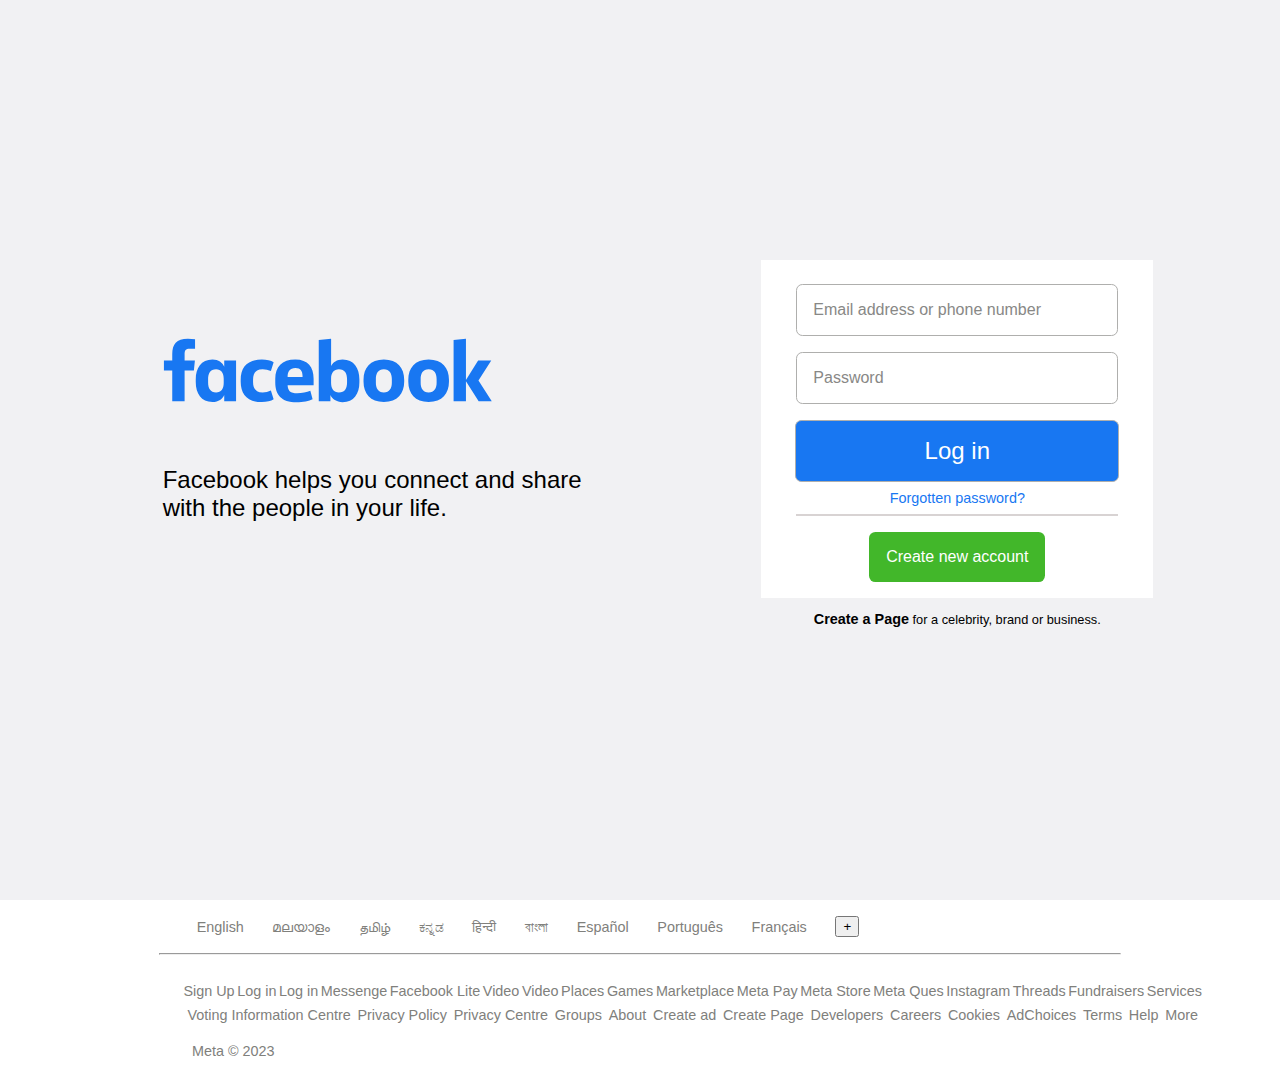
<file: fb/index.html>
<!DOCTYPE html>
<html lang="en">

<head>
    <meta charset="UTF-8" />
    <meta name="viewport" content="width=device-width, initial-scale=1.0" />
    <title>fb login</title>
    <link rel="stylesheet" href="index.css" />
</head>

<body>

    <div class="container">
        <div class="main">
            <div class="logo ">
                <img class="fb-logo" src="assets/fb_logo.svg" alt="Facebook" />

                <p class="subheading">
                    Facebook helps you connect and share with the people in your life.
                </p>
            </div>
            <div class="login-form">
                <div class="inbox">
                    <input class="input-field" type="email" placeholder="Email address or phone number" />
                    <input class="input-field" type="password" placeholder="Password" />
                    <button class="login-button">Log in</button>
                    <a class="forgot-password" href="#">Forgotten password?</a>
                    <hr class="hr"/>
                    <button class="create-button">Create new account</button>
                </div>
                <div class="outerbox">
                    <p>
                        <a class="createPage" href="#">Create a Page</a> for a celebrity,
                        brand or business.
                    </p>
                </div>
            </div>
        </div>
        <div class="footer">
            <div >
                <ul class="footer-lang">
                    <li class="lang-list"><a class="language always" href="#">English </a></li>
                    <li class="lang-list"><a class="language always" href="#">മലയാളം</a></li>
                    <li class="lang-list"><a class="language always" href="#">தமிழ்</a></li>
                    <li class="lang-list"><a class="language always" href="#">ಕನ್ನಡ</a></li>
                    <li class="lang-list"><a class="language always" href="#">हिन्दी</a></li>
                    <li class="lang-list"><a class="language always" href="#">বাংলা</a></li>
                    <li class="lang-list"><a class="language not-always" href="#">Español</a></li>
                    <li class="lang-list"><a class="language not-always" href="#">Português </a></li>
                    <li class="lang-list"><a class="language not-always" href="#">Français </a></li>
                   <button class="plus-button">+</button>
                </ul>
                <hr class="footer-hr"/>
            </div>
            <div>
                <ul class="footer-contents">
                    <li class="footer-list"><a class="language not-always" href="#">Sign Up</a></li>
                    <li class="footer-list"><a class="language not-always" href="#">Log in</a></li>
                    <li class="footer-list"><a class="language not-always" href="#">Log in</a></li>
                    <li class="footer-list"><a class="language not-always" href="#">Messenge</a></li>
                    <li class="footer-list"><a class="language not-always" href="#">Facebook Lite</a></li>
                    <li class="footer-list"><a class="language not-always" href="#">Video</a></li>
                    <li class="footer-list"><a class="language not-always" href="#">Video</a></li>
                    <li class="footer-list"><a class="language not-always" href="#">Places</a></li>
                    <li class="footer-list"><a class="language not-always" href="#">Games</a></li>
                    <li class="footer-list"><a class="language not-always" href="#">Marketplace</a></li>
                    <li class="footer-list"><a class="language not-always" href="#">Meta Pay</a></li>
                    <li class="footer-list"><a class="language not-always" href="#">Meta Store</a></li>
                    <li class="footer-list"><a class="language not-always" href="#">Meta Ques</a></li>
                    <li class="footer-list"><a class="language not-always" href="#">Instagram</a></li>
                    <li class="footer-list"><a class="language not-always" href="#">Threads</a></li>
                    <li class="footer-list"><a class="language not-always" href="#">Fundraisers</a></li>
                    <li class="footer-list"><a class="language not-always" href="#">Services</a></li>
                    <li class="footer-list"><a class="language not-always" href="#">Voting Information Centre</a></li>
                    <li class="footer-list"><a class="language not-always" href="#">Privacy Policy</a></li>
                    <li class="footer-list"><a class="language not-always" href="#">Privacy Centre</a></li>
                    <li class="footer-list"><a class="language not-always " href="#">Groups</a></li>
                    <li class="footer-list"><a class="language always" href="#">About</a></li>
                    <li class="footer-list"><a class="language not-always" href="#">Create ad</a></li>
                    <li class="footer-list"><a class="language not-always" href="#">Create Page</a></li>
                    <li class="footer-list"><a class="language not-always" href="#">Developers</a></li>
                    <li class="footer-list"><a class="language not-always" href="#">Careers</a></li>
                    <li class="footer-list"><a class="language not-always" href="#">Cookies</a></li>
                    <li class="footer-list"><a class="language not-always" href="#">AdChoices</a></li>
                    <li class="footer-list"><a class="language not-always" href="#">Terms</a></li>
                    <li class="footer-list"><a class="language always" href="#">Help</a></li>
                    <li class="footer-list"><a class="language always" href="#">More</a></li>

                    </li>
                </ul>
                <p class="page-end">Meta © 2023</p>
            </div>

        </div>
    </div>
</body>

</html>
</file>
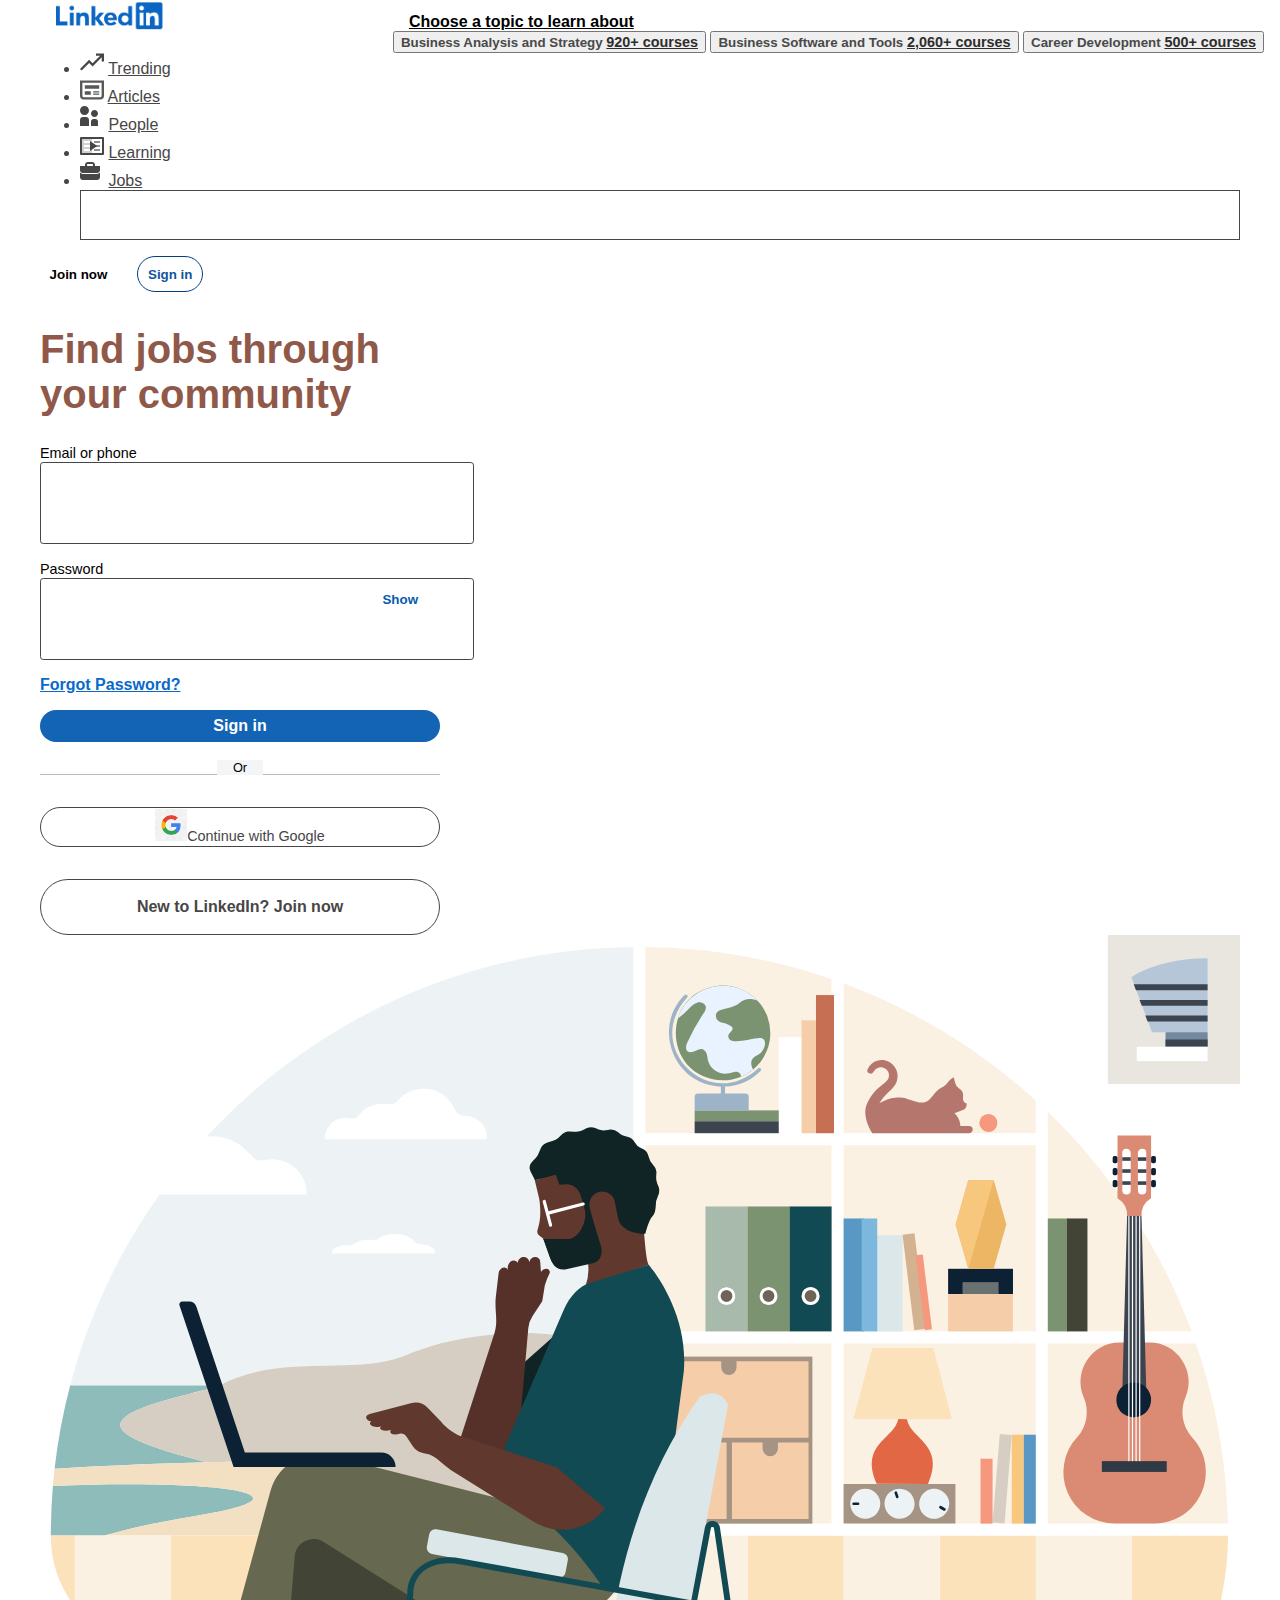
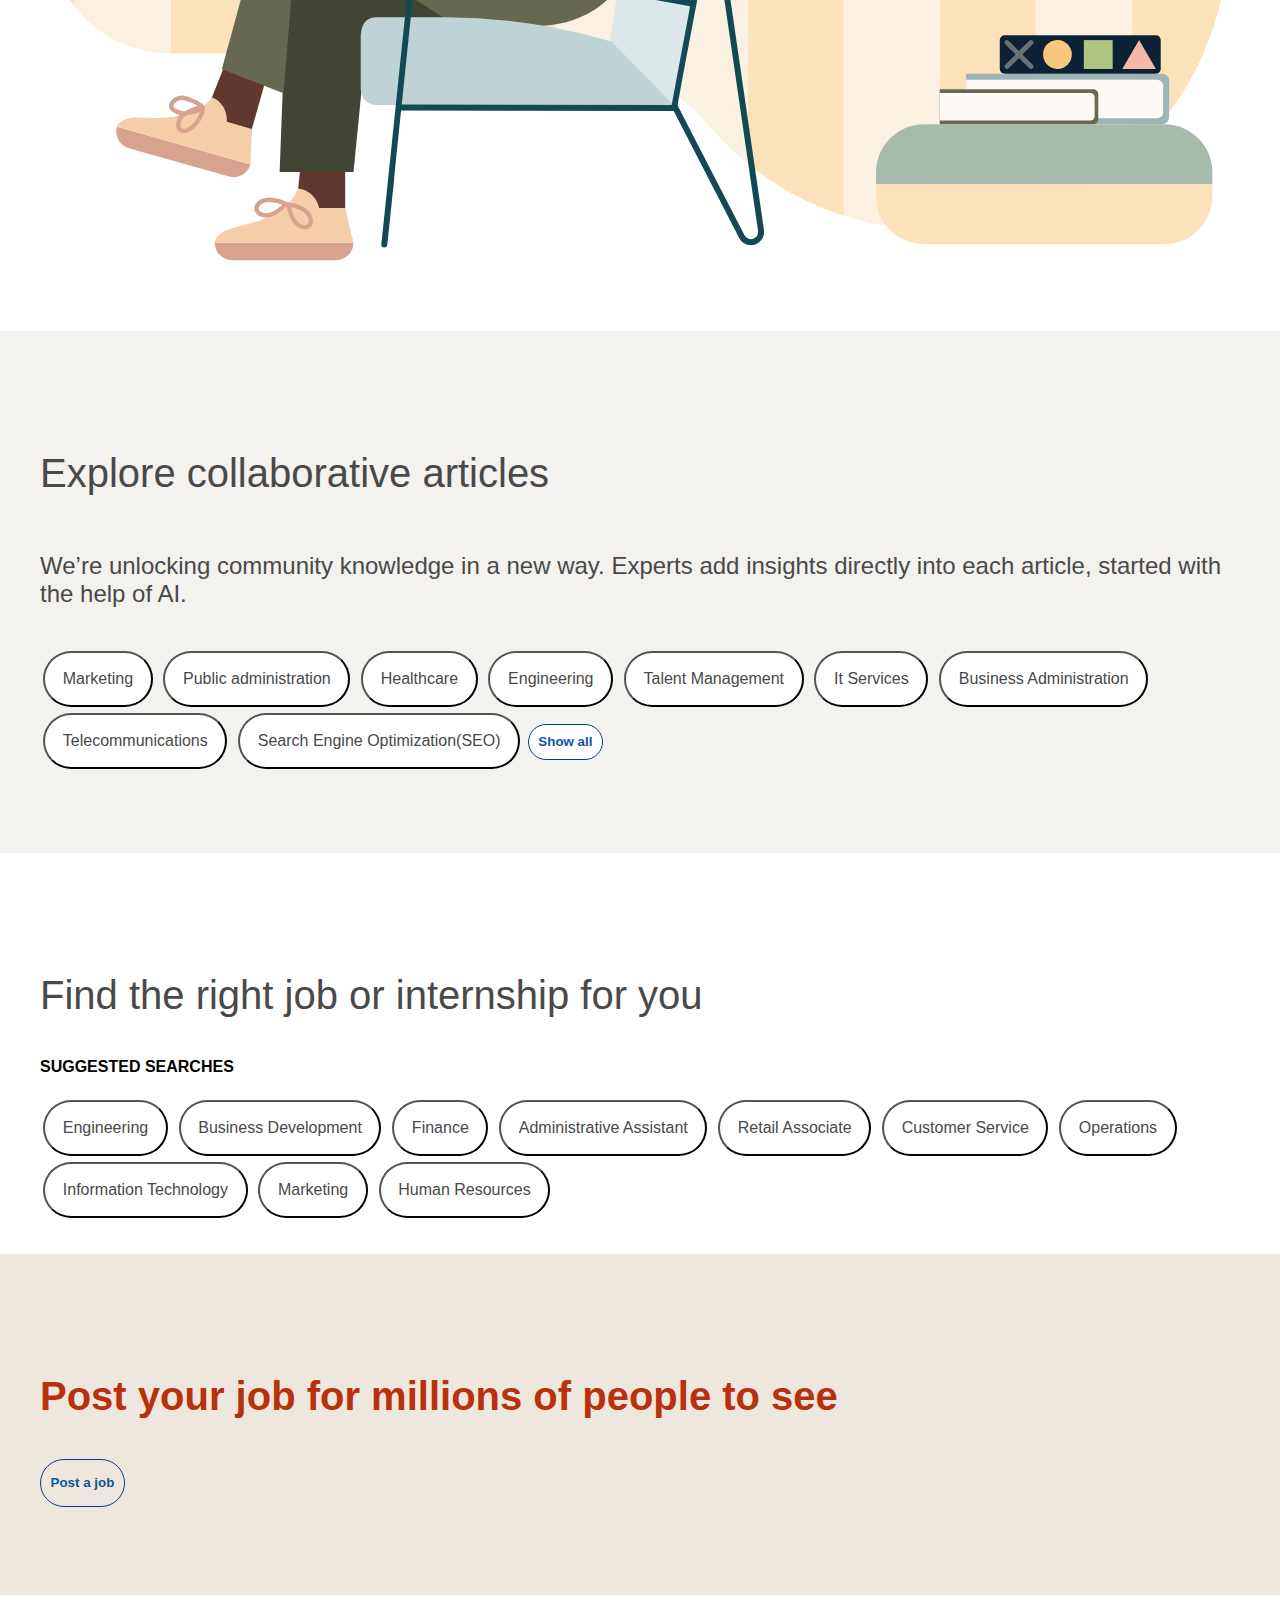
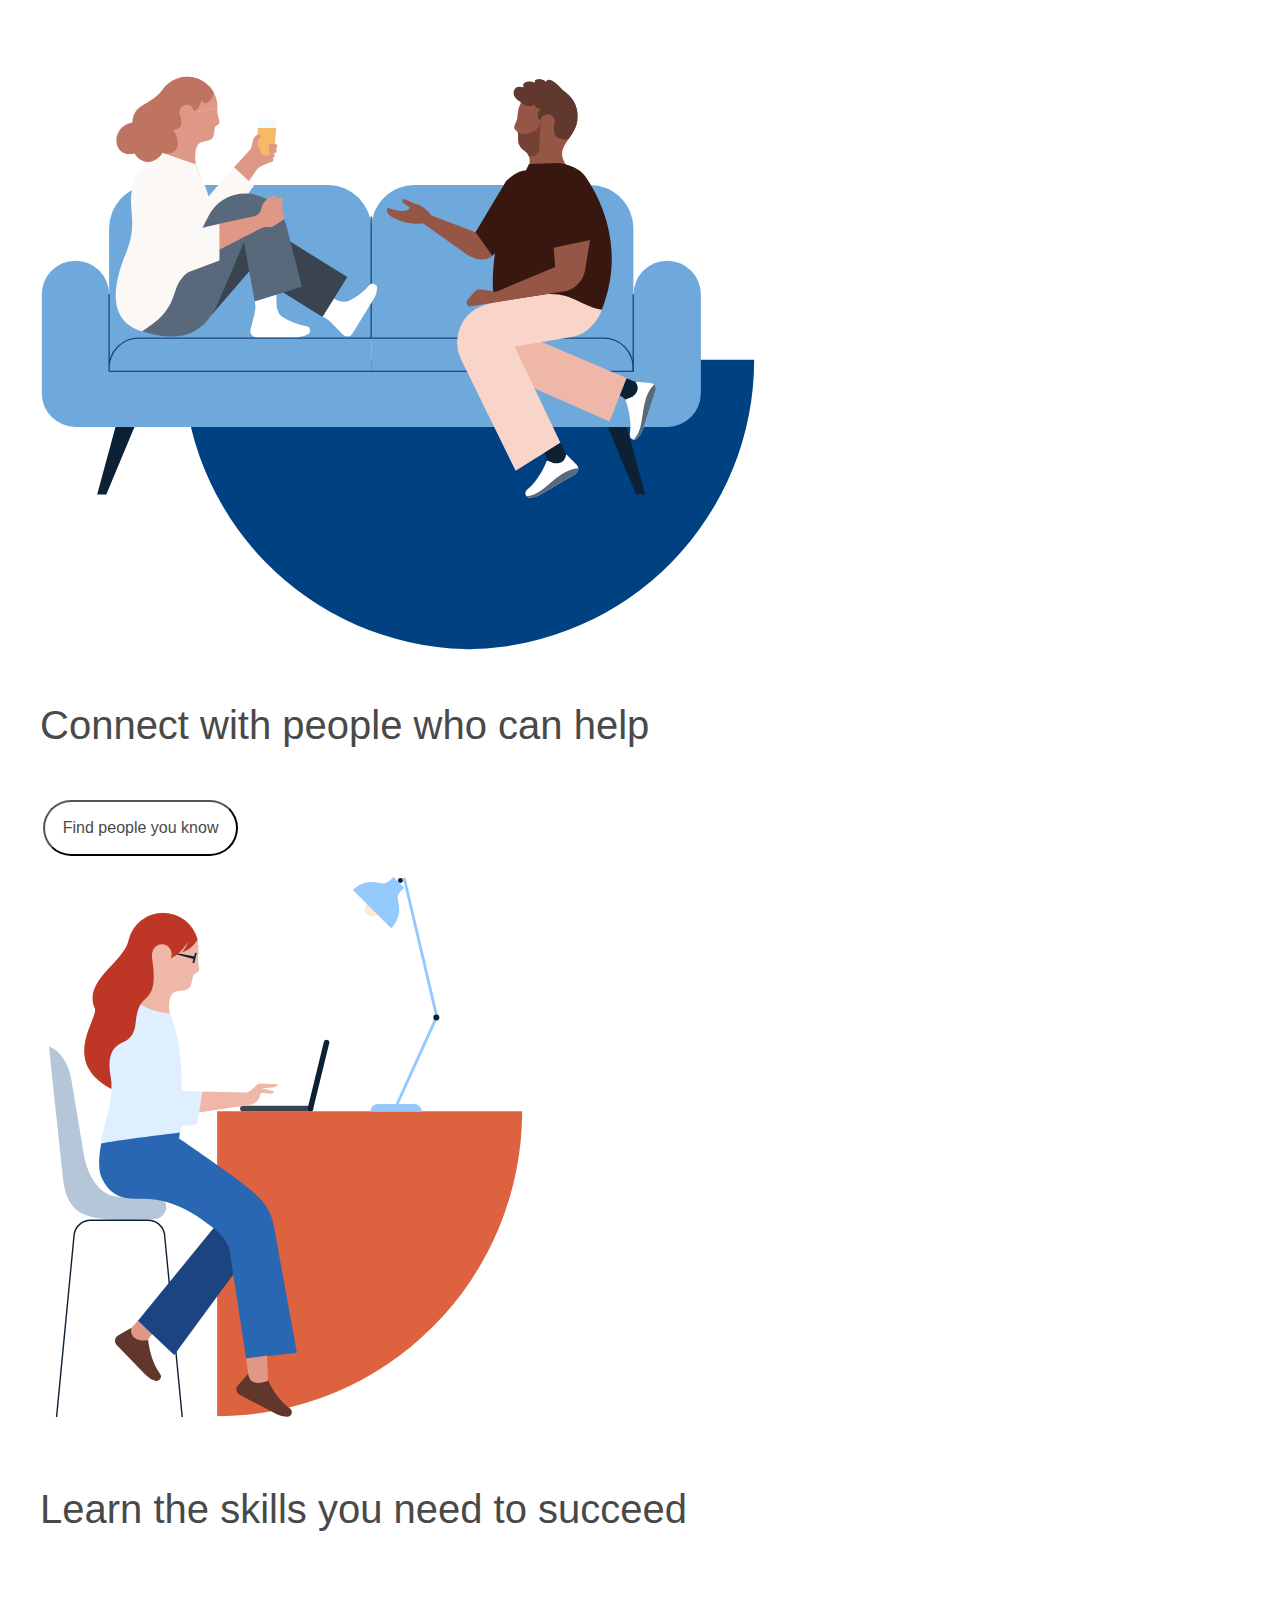
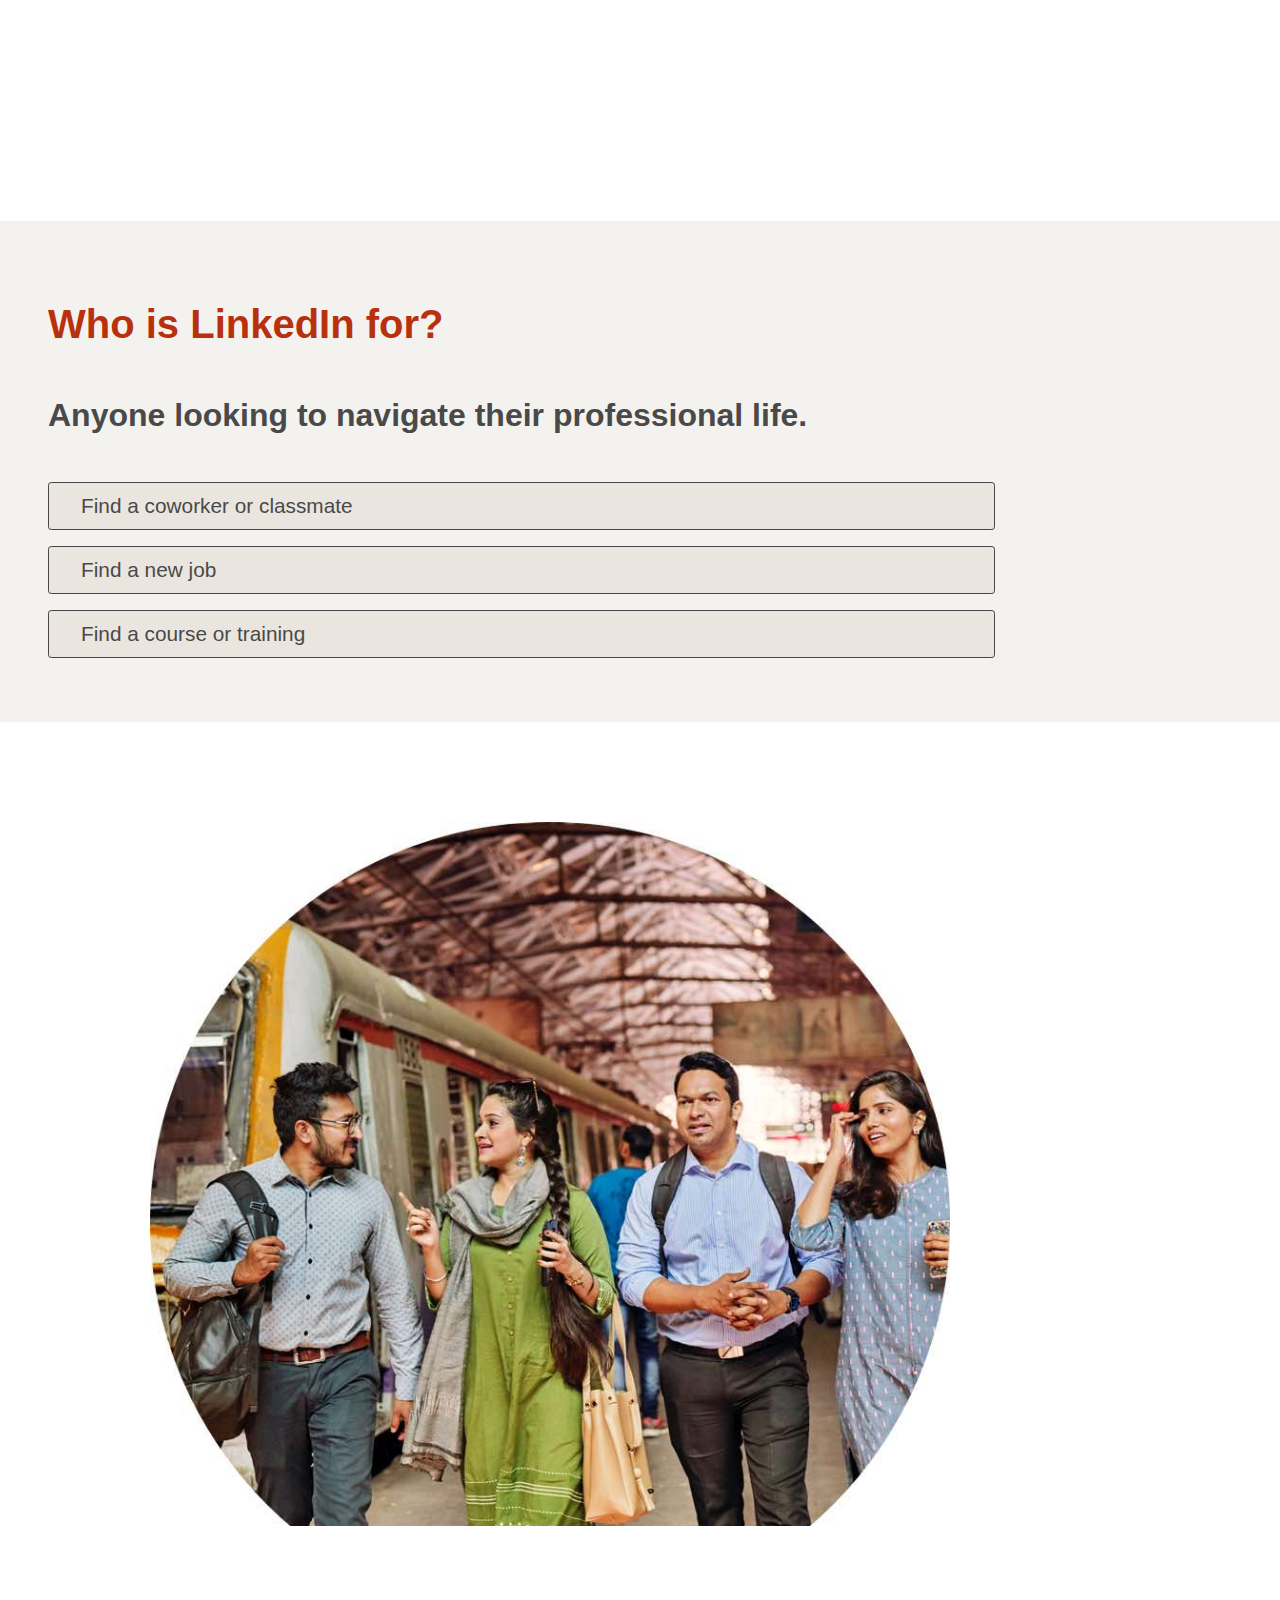
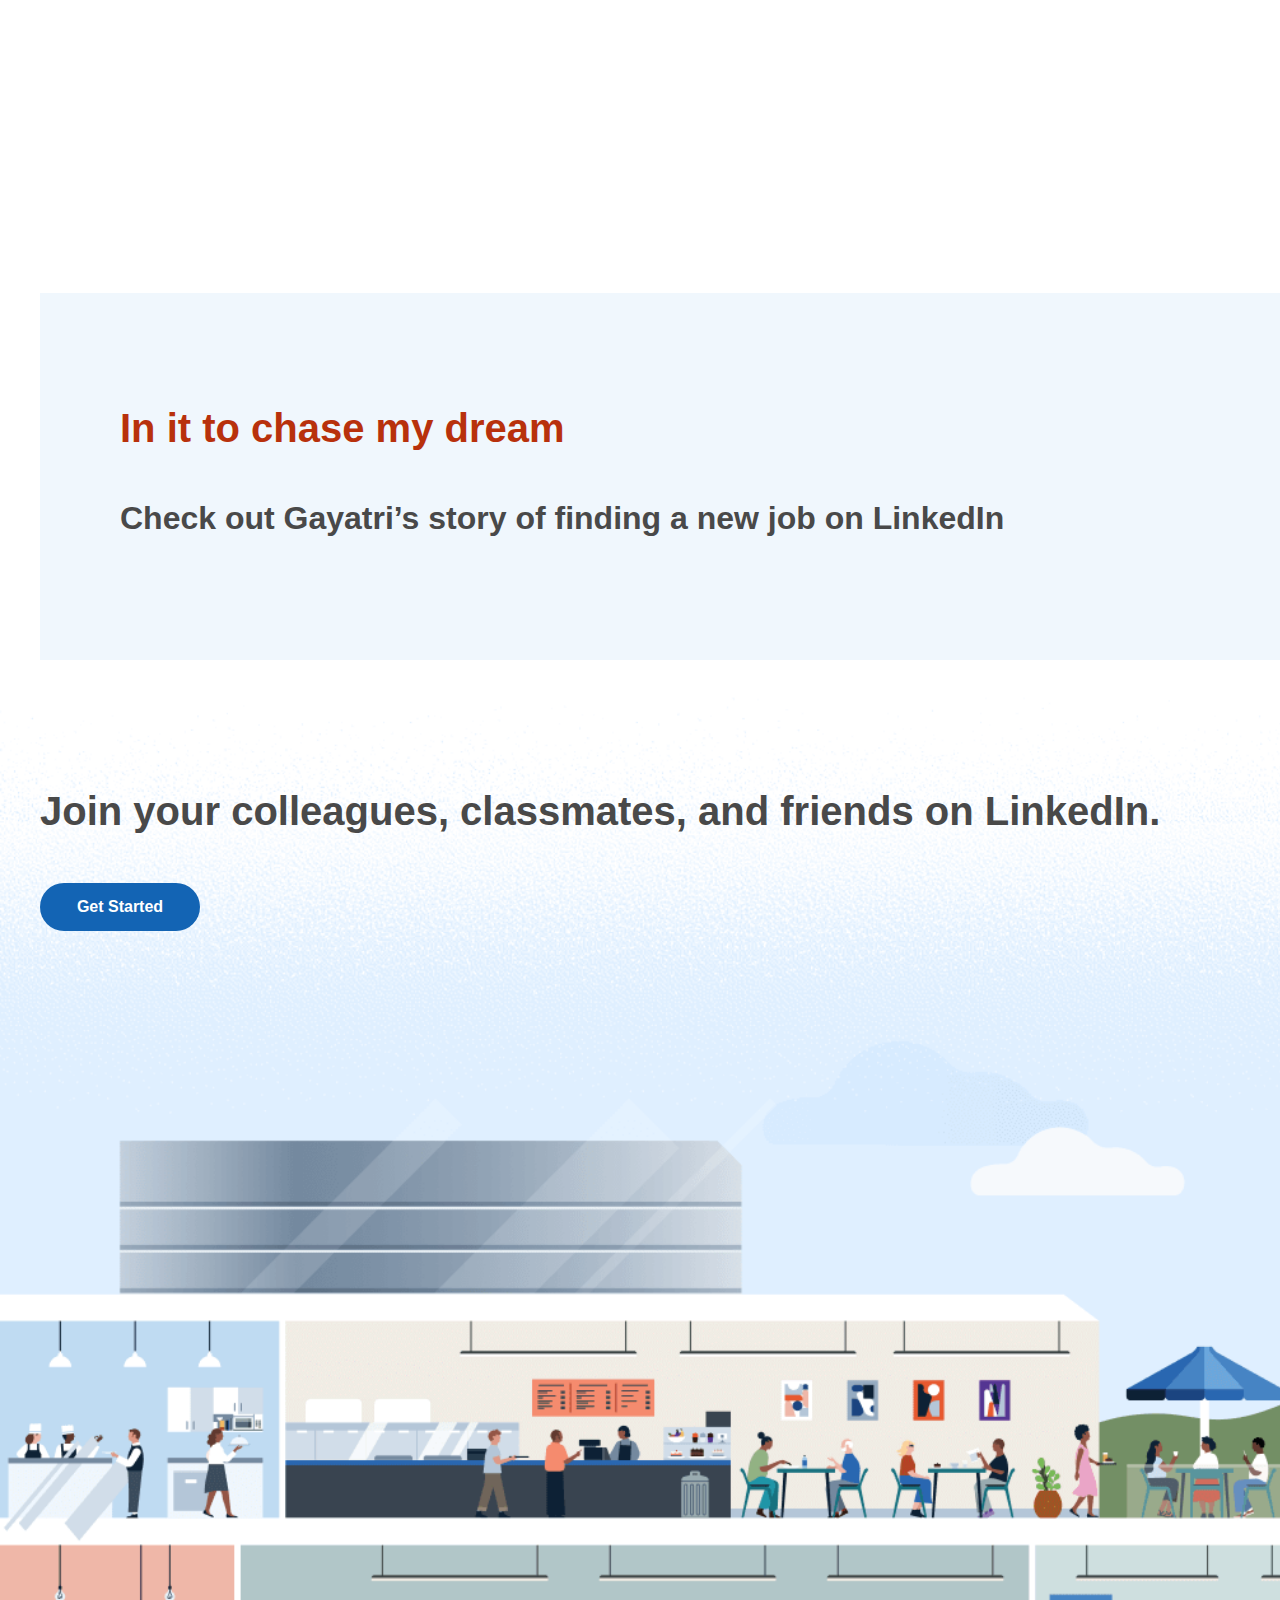
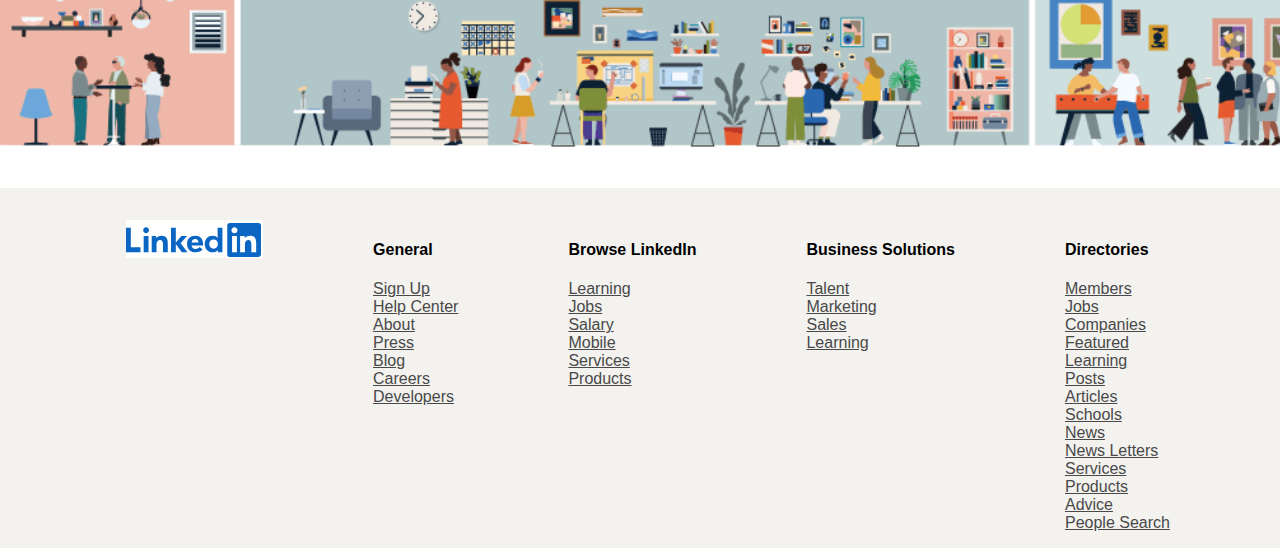
<file: linkedin/index.html>
<!DOCTYPE html>
<html lang="en">

<head>
    <meta charset="UTF-8">
    <meta name="viewport" content="width=device-width, initial-scale=1.0">
    <title>Linkedin</title>
    <link rel="icon" href="assets/linkedin_favicon.png"/>
</head>
<link rel="stylesheet" href="style.css">
<link rel="stylesheet" href="https://cdn.jsdelivr.net/npm/bootstrap@4.1.3/dist/css/bootstrap.min.css"
    integrity="sha384-MCw98/SFnGE8fJT3GXwEOngsV7Zt27NXFoaoApmYm81iuXoPkFOJwJ8ERdknLPMO" crossorigin="anonymous">

<body>
    <div>

        <nav class="header d-flex align-items-center justify-content-between common-width ">
            <a class="icons " href="#">
                <img class="logo" src="assets/logo.png" height="30" alt="linkedin_logo">
            </a>
            <div class="d-flex flex-row ">
                <ul class="navbar icon-list">
                    <li class=" d-flex flex-column list-group-item align-items-center border-0">
                        <svg xmlns="http://www.w3.org/2000/svg" width="24" height="24" fill="none" viewBox="0 0 21 15"
                            focusable="false" class="lazy-loaded" aria-busy="false">
                            <path fill="currentColor"
                                d="M14 0v2h3.59L11 8.59l-3-3-8 8L1.41 15 8 8.41l3 3 8-8V7h2V0h-7Z"></path>
                        </svg>
                        <a class="icons" href="#">Trending</a>
                    </li>
                    <li class=" d-flex flex-column list-group-item align-items-center border-0">
                        <svg xmlns="http://www.w3.org/2000/svg" width="24" height="24" fill="none" viewBox="0 0 20 17"
                            focusable="false" class="lazy-loaded" aria-busy="false">
                            <path
                                d="m11 9.5h5v1h-5v-1zm5-5h-12v3h12v-3zm-5 8h5v-1h-5v1zm9-12v13c0 1.657-1.343 3-3 3h-14c-1.657 0-3-1.343-3-3v-13h20zm-2 2h-16v11c0 0.552 0.449 1 1 1h14c0.551 0 1-0.448 1-1v-11zm-9 7h-5v3h5v-3z"
                                fill="currentColor" fill-opacity=".9"></path>
                        </svg>
                        <a class="icons" href="#">Articles</a>
                    </li>
                    <li class=" d-flex flex-column list-group-item align-items-center border-0">
                        <svg xmlns="http://www.w3.org/2000/svg" width="24" height="24" fill="none" focusable="false"
                            class="lazy-loaded" aria-busy="false">
                            <path
                                d="M9 14v6H0v-6c0-1.7 1.3-3 3-3h3c1.7 0 3 1.3 3 3Zm5.5-3c1.9 0 3.5-1.6 3.5-3.5S16.4 4 14.5 4 11 5.6 11 7.5s1.6 3.5 3.5 3.5Zm1 2h-2c-1.4 0-2.5 1.1-2.5 2.5V20h7v-4.5c0-1.4-1.1-2.5-2.5-2.5ZM4.5 0C2 0 0 2 0 4.5S2 9 4.5 9 9 7 9 4.5 7 0 4.5 0Z"
                                fill="currentColor"></path>
                        </svg>
                        <a class="icons" href="#">People</a>
                    </li>
                    <li class=" d-flex flex-column  align-items-center border-0">
                        <svg xmlns="http://www.w3.org/2000/svg" width="24" height="24" fill="none" focusable="false"
                            class="lazy-loaded" aria-busy="false">
                            <path fill-rule="evenodd" clip-rule="evenodd"
                                d="M23 3H1a1 1 0 0 0-1 1v16a1 1 0 0 0 1 1h22a1 1 0 0 0 1-1V4a1 1 0 0 0-1-1ZM2 19h20V5H2v14Z"
                                fill="currentColor"></path>
                            <path fill-rule="evenodd" clip-rule="evenodd"
                                d="M4 9h6V7H4v2Zm0 4h6v-2H4v2Zm0 4h6v-2H4v2Zm-2 2h10V5H2v14Z" fill="currentColor"
                                fill-opacity=".25"></path>
                            <path fill-rule="evenodd" clip-rule="evenodd"
                                d="M14 9h6V7h-6v2Zm0 4h6v-2h-6v2Zm6 4h-6v-2h6v2Z" fill="currentColor" fill-opacity=".6">
                            </path>
                            <path fill-rule="evenodd" clip-rule="evenodd"
                                d="M10 7.534v8.933a.28.28 0 0 0 .439.23l6.433-4.436A.307.307 0 0 0 17 12a.305.305 0 0 0-.128-.26l-6.433-4.437a.28.28 0 0 0-.439.23Z"
                                fill="currentColor"></path>
                        </svg>
                        <a class="icons" href="#">Learning</a>
                    </li>
                    <li class="d-flex flex-column list-group-item align-items-center border-0">
                        <svg xmlns="http://www.w3.org/2000/svg" width="24" height="24" fill="none" focusable="false"
                            class="lazy-loaded" aria-busy="false">
                            <path
                                d="M15 4V3c0-1.7-1.3-3-3-3H8C6.3 0 5 1.3 5 3v1H0v4c0 1.7 1.3 3 3 3h14c1.7 0 3-1.3 3-3V4h-5ZM7 3c0-.6.4-1 1-1h4c.6 0 1 .4 1 1v1H7V3Zm10 9c1.2 0 2.3-.5 3-1.4V15c0 1.7-1.3 3-3 3H3c-1.7 0-3-1.3-3-3v-4.4c.7.9 1.8 1.4 3 1.4h14Z"
                                fill="currentColor"></path>
                        </svg>
                        <a class="icons" href="#">Jobs</a>
                    </li>
                    <div class="vr" style="border: 1px solid rgb(71, 70, 70); height: 3rem; margin-bottom: 0.5rem;">
                    </div>
                </ul>
                <div class=" navbar menu-buttons">
                    <button type="button" class="joinnow ">Join now</button>
                    <button type="button" class="common-button">Sign in</button>
                </div>
            </div>
        </nav>
        <section class="row common-width">
            <div class="col col-sm-12 col-md-6 ">
                <div class="login-form">
                    <h1 class="form-head">Find jobs through your community</h1>
                    <label class="label">Email or phone</label>
                    <input type="email" class="d-flex flex-column boxform" id="my-email"/>
                    <span id="email_span" class="span"></span>
                    <label class="label">Password</label>
                    <div class="password-box">
                        <input type="password" value="" class="d-flex flex-column boxform" onmouseover="hover(event)" id="my-password" />
                        <span id="password_span" class="span"></span>
                        <button class="show" id="visibility" onclick="myFunction()">Show</button>
                    </div>
                   
                    <a href="#" class="d-flex flex-column forgot-passwrd">Forgot Password?</a>
                   
                    <button class="signin-button" type="button" id="signin_button" onclick="handleSignin()">Sign in</button>
                    <div
                        style="width: 100%; height: 1rem; border-bottom: 1px solid rgb(190, 187, 187); text-align: center ;margin-top:1rem">
                        <span style="font-size: 0.8rem; background-color: #F3F5F6; padding: 0 16px">
                            Or
                        </span>
                    </div>
                    <button class="login-with-google"><img class="google" src="assets/google_logo.png"
                            alt="google logo">Continue with Google</button>
                    <button class="new-to-linkedin">New to LinkedIn? Join now </button>
                </div>

            </div>
            <img class="find-job-img col col-sm-12 col-md-6" src="assets/dxf91zhqd2z6b0bwg85ktm5s4.svg" alt="">
        </section>
        <section class="explore-section ">
            <div class="row common-width">
                <div class="explore-sectn-text col col-sm-12 col-md-6">
                    <h3 class="explore-head">Explore collaborative articles</h3>
                    <p class="explore-para">We’re unlocking community knowledge in a new way. Experts add insights
                        directly into each article, started with the help of AI.</p>
                </div>
                <div class="col col-sm-6 col-md-6">
                    <button class="content-buttons ">Marketing</button>
                    <button class="content-buttons ">Public administration</button>
                    <button class="content-buttons ">Healthcare</button>
                    <button class="content-buttons ">Engineering</button>
                    <button class="content-buttons ">Talent Management</button>
                    <button class="content-buttons ">It Services</button>
                    <button class="content-buttons ">Business Administration</button>
                    <button class="content-buttons ">Telecommunications</button>
                    <button class="content-buttons ">Search Engine Optimization(SEO)</button>
                    <button class="common-button">Show all</button>
                </div>
            </div>
        </section>
        <section class="find-the-right-job common-width row">
            <h3 class="find-the-job-head col col-sm-12 col-lg-6">Find the right job or internship for you</h3>
            <div class=" col col-sm-12 col-lg-6">
                <h4 class="suggstd-search">SUGGESTED SEARCHES</h4>
                <button class="content-buttons ">Engineering</button>
                <button class="content-buttons ">Business Development</button>
                <button class="content-buttons ">Finance</button>
                <button class="content-buttons ">Administrative Assistant</button>
                <button class="content-buttons ">Retail Associate</button>
                <button class="content-buttons ">Customer Service</button>
                <button class="content-buttons ">Operations</button>
                <button class="content-buttons ">Information Technology</button>
                <button class="content-buttons ">Marketing</button>
                <button class="content-buttons ">Human Resources</button>
            </div>

        </section>
        <section class="post-your-job">
            <div class="row common-width">
                <h3 class="post-job-head col col-sm-12 col-lg-6">Post your job for millions of people to see</h3>
                <button class="job-button common-button">Post a job</button>
            </div>
        </section>
        <section class="connect-learn-section ">
            <div class="row common-width">
                <div class="col col-sm-12 col-lg-6">
                    <img class="connect-learn-img" src="assets/chatting_in_sofa.svg" alt="two_people_talking">
                    <h2 class="connect-learn-head">Connect with people who can help</h2>
                    <button class="content-buttons">Find people you know</button>
                </div>
                <div class="col col-sm-12 col-lg-6">
                    <img class="connect-learn-img" src="assets/working_wormen.svg" alt="working_women">
                    <h2 class="connect-learn-head">Learn the skills you need to succeed</h2>
                    <div class="dropdown show">
                        <a class="btn btn-secondary dropdown-toggle dropdwn-menu" href="#" role="button"
                            id="dropdownMenuLink" data-toggle="dropdown" aria-haspopup="true" aria-expanded="false">
                            Choose a topic to learn about
                        </a>

                        <div class="dropdown-menu" aria-labelledby="dropdownMenuLink">
                            <button class="dropdown-item d-flex flex-column dropdwn-buttn">Business
                                Analysis and Strategy
                                <a href="#" class="dropdown-sub-link list-inline-item "> 920+ courses</a>
                            </button>
                            <button class="dropdown-item  d-flex flex-column dropdwn-buttn ">Business
                                Software and Tools
                                <a href="#" class="dropdown-sub-link"> 2,060+ courses</a>
                            </button>
                            <button class="dropdown-item  d-flex flex-column dropdwn-buttn">Career
                                Development
                                <a href="#" class="dropdown-sub-link"> 500+ courses</a>
                            </button>
                        </div>
                    </div>
                </div>
            </div>
        </section>
        <section class=" d-flex flex-row align-items-center ">
            <div class="whoSection-left-box d-flex flex-column  justify-content-center">
                <div class="who-section-txt-content d-flex flex-column  justify-content-center">
                    <h2 class="whoSection-head">Who is LinkedIn for?</h2>
                    <h3 class="whoSection-sub-head ">Anyone looking to navigate their professional life.</h3>
                    <button class="whoSection-button"> Find a coworker or classmate </button>
                    <button class="whoSection-button"> Find a new job</button>
                    <button class="whoSection-button">Find a course or training</button>
                </div>
            </div>
            <div class="whoSection-img-wrapper">
                <img class="whoSection-img" src="assets/round_railway.jpeg" alt="">
            </div>
        </section>
        <section class="youubevideo-text-section ">
            <div class="common-width row">
                <iframe class="youtube-video col col-sm-12 col-md-6" width="560" height="315"
                    src="https://www.youtube.com/embed/IlYUUN8rL_Y?si=keXZmtPhVTLj5GyX" title="YouTube video player"
                    frameborder="0"
                    allow="accelerometer; autoplay; clipboard-write; encrypted-media; gyroscope; picture-in-picture; web-share"
                    allowfullscreen></iframe>
                <div class="youtube-section-text col-sm-12 col-md-6">
                    <h2 class="youtube-secttion-head">In it to chase my dream</h2>
                    <h2 class="youtube-section-subhead"> Check out Gayatri’s story of finding a new job on LinkedIn</h2>
                </div>
            </div>
        </section>
        <section class="join-section">
            <div class="row common-width">
                <div class="col col-sm-12 col-lg-8 join-section-text">
                    <h2 class="join-section-head">Join your colleagues, classmates, and friends on LinkedIn.</h2>
                    <button class="signin-button get-started">Get Started</button>
                </div>
            </div>
        </section>
        <section class="footer-section">
            <div class="common-width footer-section-content">
                <img class="logo footer-img" src="assets/logo.png" alt="linkedin_logo">
                <div>
                    <ul>
                        <h4 class="content-head">General</h4>
                        <li class="content-list-type"> <a class="content-lists" href="#">Sign Up</a></li>
                        <li class="content-list-type"> <a class="content-lists" href="#">Help Center</a></li>
                        <li class="content-list-type"> <a class="content-lists" href="#">About</a></li>
                        <li class="content-list-type"> <a class="content-lists" href="#">Press</a></li>
                        <li class="content-list-type"> <a class="content-lists" href="#">Blog</a></li>
                        <li class="content-list-type"> <a class="content-lists" href="#">Careers</a></li>
                        <li class="content-list-type"> <a class="content-lists" href="#">Developers</a></li>
                    </ul>
                </div>
                <div>
                    <ul>
                        <h4 class="content-head"> Browse LinkedIn</h4>
                        <li class="content-list-type"> <a class="content-lists" href="#">Learning</a></li>
                        <li class="content-list-type"> <a class="content-lists" href="#">Jobs</a></li>
                        <li class="content-list-type"> <a class="content-lists" href="#">Salary</a></li>
                        <li class="content-list-type"> <a class="content-lists" href="#">Mobile</a></li>
                        <li class="content-list-type"> <a class="content-lists" href="#">Services</a></li>
                        <li class="content-list-type"> <a class="content-lists" href="#">Products</a></li>
                    </ul>
                </div>
                <div>
                    <ul>
                        <h4 class="content-head">Business Solutions</h4>
                        <li class="content-list-type"> <a class="content-lists" href="#">Talent</a></li>
                        <li class="content-list-type"> <a class="content-lists" href="#">Marketing</a></li>
                        <li class="content-list-type"> <a class="content-lists" href="#">Sales</a></li>
                        <li class="content-list-type"> <a class="content-lists" href="#">Learning</a></li>
                    </ul>
                </div>
                <div>
                    <ul>
                        <h4 class="content-head">Directories</h4>
                        <li class="content-list-type"> <a class="content-lists" href="#">Members</a></li>
                        <li class="content-list-type"> <a class="content-lists" href="#">Jobs</a></li>
                        <li class="content-list-type"> <a class="content-lists" href="#">Companies</a></li>
                        <li class="content-list-type"> <a class="content-lists" href="#">Featured</a></li>
                        <li class="content-list-type"> <a class="content-lists" href="#">Learning</a></li>
                        <li class="content-list-type"> <a class="content-lists" href="#">Posts</a></li>
                        <li class="content-list-type"> <a class="content-lists" href="#">Articles</a></li>
                        <li class="content-list-type"> <a class="content-lists" href="#">Schools</a></li>
                        <li class="content-list-type"> <a class="content-lists" href="#">News</a></li>
                        <li class="content-list-type"> <a class="content-lists" href="#">News Letters</a></li>
                        <li class="content-list-type"> <a class="content-lists" href="#">Services</a></li>
                        <li class="content-list-type"> <a class="content-lists" href="#">Products</a></li>
                        <li class="content-list-type"> <a class="content-lists" href="#">Advice</a></li>
                        <li class="content-list-type"> <a class="content-lists" href="#">People Search</a></li>
                    </ul>
                </div>
            </div>
        </section>
    </div>

    <script src="https://code.jquery.com/jquery-3.3.1.slim.min.js"
        integrity="sha384-q8i/X+965DzO0rT7abK41JStQIAqVgRVzpbzo5smXKp4YfRvH+8abtTE1Pi6jizo"
        crossorigin="anonymous"></script>
    <script src="https://cdn.jsdelivr.net/npm/popper.js@1.14.3/dist/umd/popper.min.js"
        integrity="sha384-ZMP7rVo3mIykV+2+9J3UJ46jBk0WLaUAdn689aCwoqbBJiSnjAK/l8WvCWPIPm49"
        crossorigin="anonymous"></script>
    <script src="https://cdn.jsdelivr.net/npm/bootstrap@4.1.3/dist/js/bootstrap.min.js"
        integrity="sha384-ChfqqxuZUCnJSK3+MXmPNIyE6ZbWh2IMqE241rYiqJxyMiZ6OW/JmZQ5stwEULTy"
        crossorigin="anonymous"></script>
    <script src="script.js"></script>

</body>

</html>
</file>
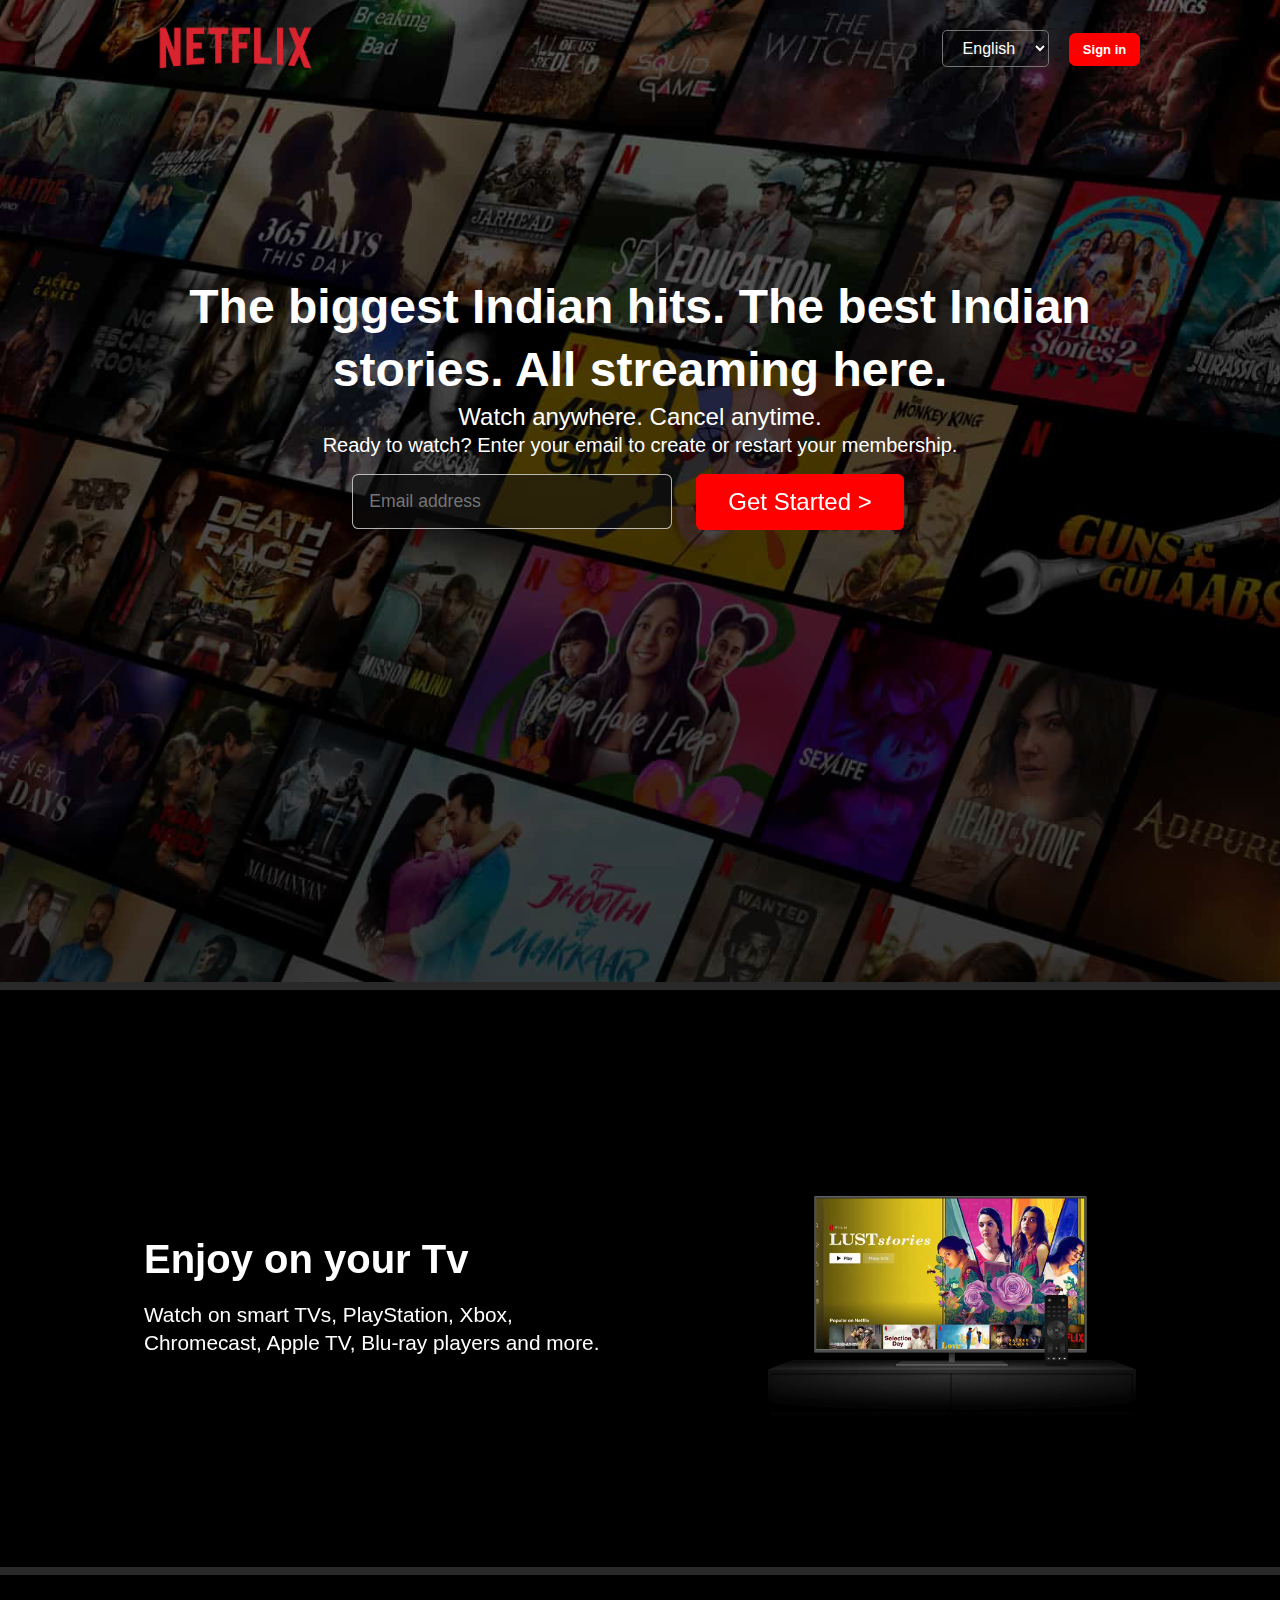
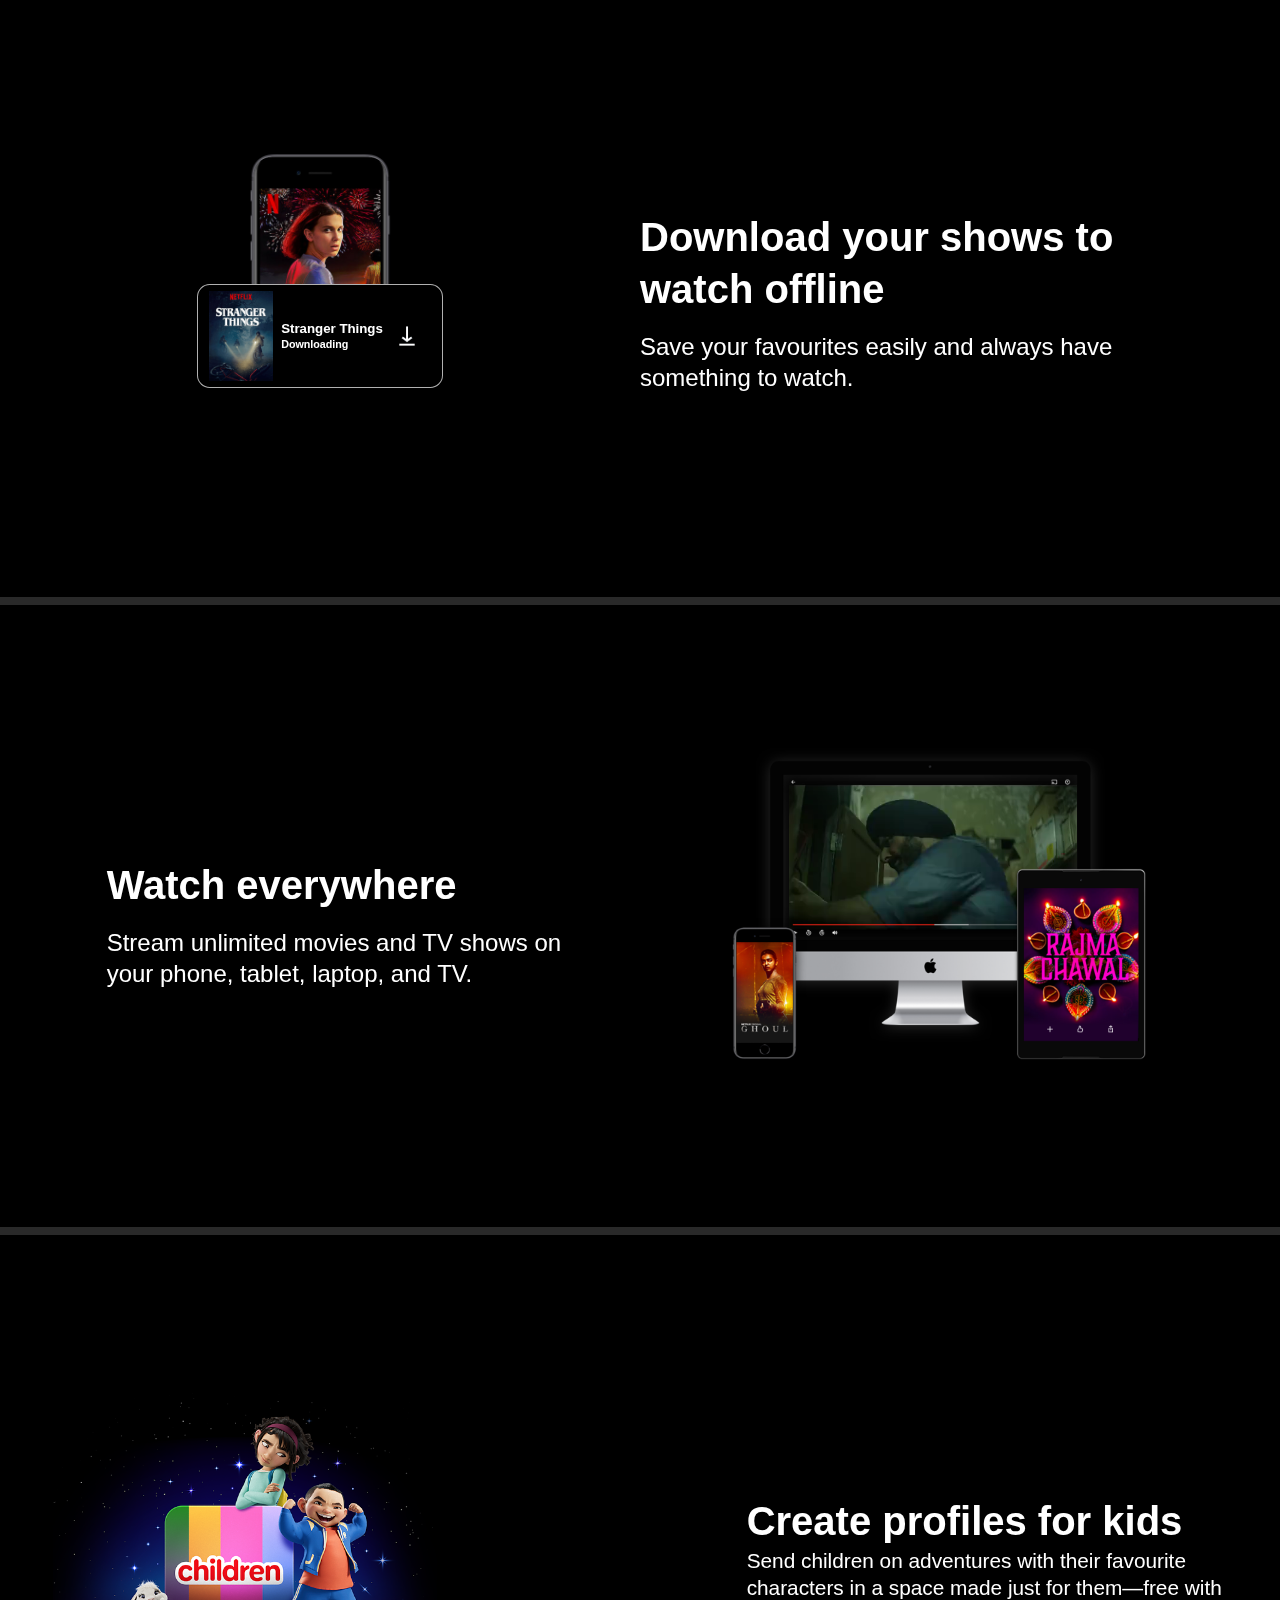
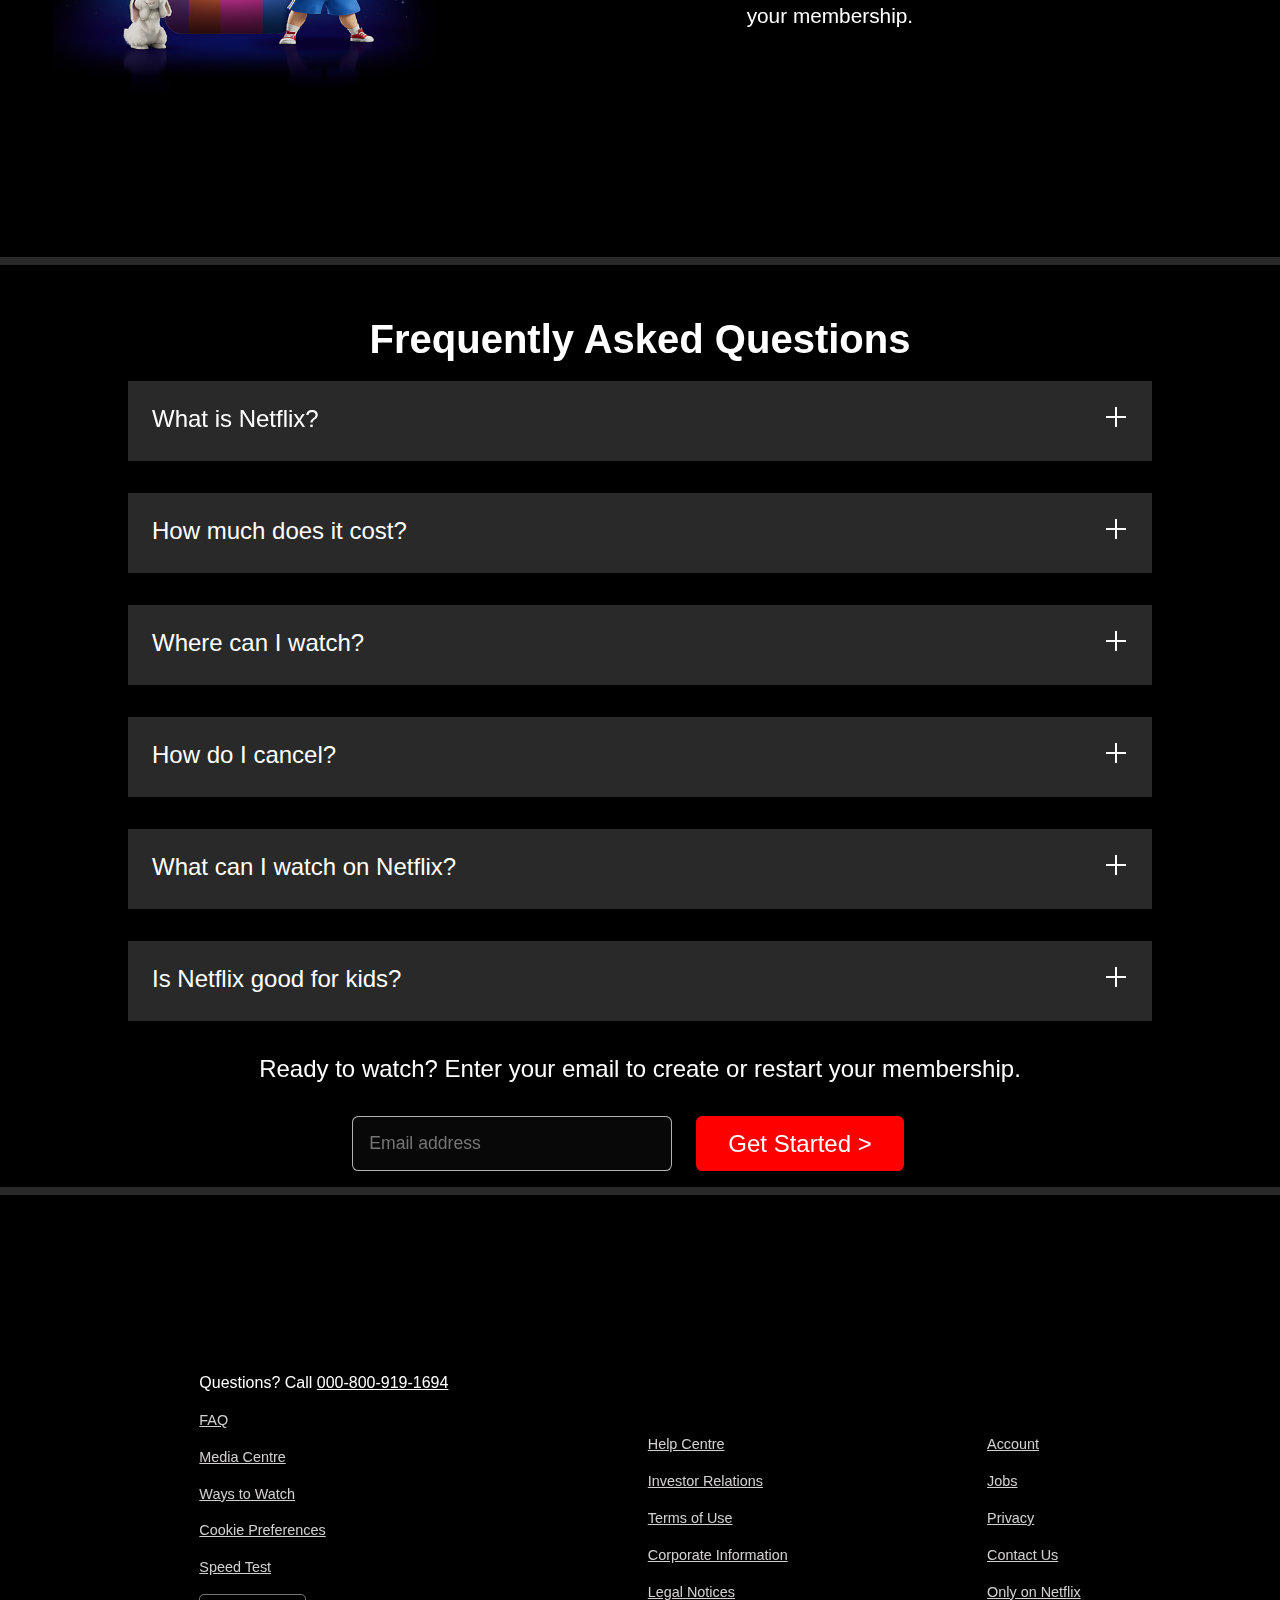
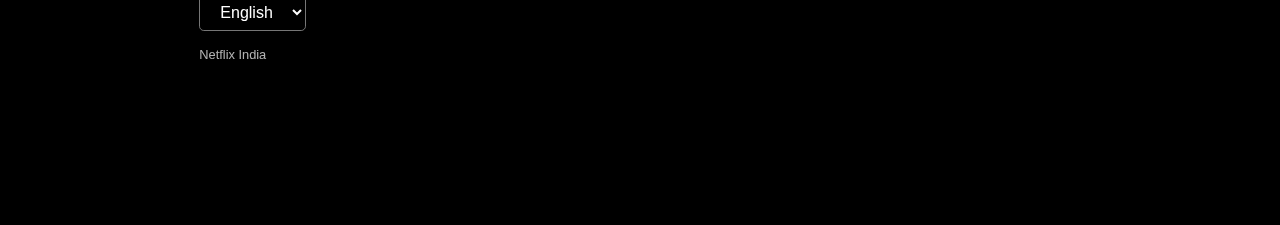
<file: netflix/index.html>
<!DOCTYPE html>
<html lang="en">

<head>
    <meta charset="UTF-8" />
    <meta name="viewport" content="width=device-width, initial-scale=1.0" />
    <title>Netflix</title>
    <link rel="stylesheet" href="index.css" />
</head>

<body>
    <div class="container">
        <section class="sec-1 section-border">
            <div class="header">
                <img class="logo" src="assets/netflix logo.png" alt="netflix logo" />
                <div class="header-input">
                    <div>
                        <select class="language">
                            <option value="English">English</option>
                            <option value="हिन्दी">हिन्दी</option>
                        </select>

                        <button class="button">
                            <a href="" class="signin">Sign in</a>
                        </button>
                    </div>
                </div>
            </div>
            <div class="title">
                <div>
                    <h1 class="main-head">
                        The biggest Indian hits. The best Indian stories. All streaming
                        here.
                    </h1>
                    <p class="main-subhead">Watch anywhere. Cancel anytime.</p>
                    <p class="main-endhead">
                        Ready to watch? Enter your email to create or restart your
                        membership.
                    </p>
                    <div class="email-start">
                        <input class="email" type="email" placeholder="Email address" />
                        <button class="start">
                            <p class="start-txt">Get Started ></p>
                        </button>
                    </div>
                </div>
            </div>
        </section>
        <section class="sec-2 section-border">
            <div class="sec2-text">
                <h2 class="sec2-head">Enjoy on your Tv</h2>
                <p class="sec2-para">
                    Watch on smart TVs, PlayStation, Xbox, Chromecast, Apple TV, Blu-ray
                    players and more.
                </p>
            </div>
            <div class="sec2-video">
                <img class="sec2-img" src="assets/tv.png" alt="tv frame">
                <video class="netflix-video" data-uia="nmhp-card-animation-asset-video" autoplay="" playsinline=""
                    muted="" loop="">
                    <source
                        src="assets/tv_video.m4v"
                        type="video/mp4">
                </video>
            </div>
        </section>
        <section class="sec-3 section-border">
            <div class="sec3-img">
                <img class="girl-img" src="assets/mobile-0819.jpg" alt="Eleven-Stranger-things">
                <div class="sec3-sub-img">
                    <img class="st-img" src="assets/strangerthings.png" alt="stranger things">
                    <div class="sec3-img-txt">
                        <h5 class="subimg-text">Stranger Things</h5>
                        <h6 class="Downloading">Downloading </h6>
                    </div>
                    <img class="gif"
                        src="assets/gif.gif"
                        alt="gif">
                </div>
            </div>
            <div class="sec3-text">
                <h2 class="sec3-head">Download your shows to watch offline</h2>
                <p class="sec3-para">Save your favourites easily and always have something to watch.</p>
            </div>
        </section>
        <section class="sec-4 section-border">
            <div class="sec4-text">
                <h2 class="sec4-head">Watch everywhere</h2>
                <p class="sec4-para">Stream unlimited movies and TV shows on your phone, tablet, laptop, and TV.</p>
            </div>
            <div class="sec4-video">
                <img class="sec4-img" src="assets/tv with device.png" alt="Monitor screen">
                <video class="film-video" data-uia="nmhp-card-animation-asset-video" autoplay playsinline muted loop>
                    <source
                        src="assets/film_video.m4v"
                        type="video/mp4">
                </video>
            </div>
        </section>
        <section class="sec-5 section-border">
            <div class="sec5-img">
                <img class="children" src="assets/children.png" alt="Children">
            </div>
            <div class="sec5-text">
                <h2 class="sec5-head">Create profiles for kids</h2>
                <p class="sec5-para">Send children on adventures with their favourite characters in a space made just
                    for them—free with your membership.</p>
            </div>
        </section>
        <section class="sec-6 section-border">
            <h2 class="sec6-head">Frequently Asked Questions</h2>
            <button class="sec6-button">What is Netflix? <svg width="24" height="24" viewBox="0 0 24 24" fill="none"
                    data-name="Plus" alt="plus">
                    <path fill-rule="evenodd" clip-rule="evenodd" d="M11 11V2H13V11H22V13H13V22H11V13H2V11H11Z"
                        fill="currentColor"></path>
                </svg></button>
            <button class="sec6-button">How much does it cost?<svg width="24" height="24" viewBox="0 0 24 24"
                    fill="none" data-name="Plus" alt="plus">
                    <path fill-rule="evenodd" clip-rule="evenodd" d="M11 11V2H13V11H22V13H13V22H11V13H2V11H11Z"
                        fill="currentColor"></path>
                </svg></button>
            <button class="sec6-button">Where can I watch?<svg width="24" height="24" viewBox="0 0 24 24" fill="none"
                    data-name="Plus" alt="+icon">
                    <path fill-rule="evenodd" clip-rule="evenodd" d="M11 11V2H13V11H22V13H13V22H11V13H2V11H11Z"
                        fill="currentColor"></path>
                </svg></button>
            <button class="sec6-button">How do I cancel?<svg width="24" height="24" viewBox="0 0 24 24" fill="none"
                    data-name="Plus" alt="+icon">
                    <path fill-rule="evenodd" clip-rule="evenodd" d="M11 11V2H13V11H22V13H13V22H11V13H2V11H11Z"
                        fill="currentColor"></path>
                </svg></button>
            <button class="sec6-button">What can I watch on Netflix?<svg width="24" height="24" viewBox="0 0 24 24"
                    fill="none" data-name="Plus" alt="+icon">
                    <path fill-rule="evenodd" clip-rule="evenodd" d="M11 11V2H13V11H22V13H13V22H11V13H2V11H11Z"
                        fill="currentColor"></path>
                </svg></button>
            <button class="sec6-button">Is Netflix good for kids?<svg width="24" height="24" viewBox="0 0 24 24"
                    fill="none" data-name="Plus" alt="+icon">
                    <path fill-rule="evenodd" clip-rule="evenodd" d="M11 11V2H13V11H22V13H13V22H11V13H2V11H11Z"
                        fill="currentColor"></path>
                </svg></button>
            <div class="sec6-sub">
                <p class="sec6-subhead">
                    Ready to watch? Enter your email to create or restart your
                    membership.
                </p>
                <div class=" email-start">
                    <input class="email" type="email" placeholder="Email address" />
                    <button class="start">
                        <p class="start-txt">Get Started ></p>
                    </button>
                </div>
            </div>
        </section>
        <section class="sec-7 ">
            <div class="sec7-block1">
                <p sec7-head>Questions? Call <u>000-800-919-1694</u></p>
                <ul class="block1-ul">
                    <li class="block1-list"><a class="block1-link" href="#">FAQ</a></li>
                    <li class="block1-list"><a class="block1-link" href="#">Media Centre</a></li>
                    <li class="block1-list"><a class="block1-link" href="#">Ways to Watch</a></li>
                    <li class="block1-list"><a class="block1-link" href="#">Cookie Preferences</a></li>
                    <li class="block1-list"><a class="block1-link" href="#">Speed Test</a></li>
                </ul>
                <div class="page-end">
                    <select class="language">
                        <option value="English">English</option>
                        <option value="हिन्दी">हिन्दी</option>
                    </select>
                    <p class="end-index">Netflix India</p>
                </div>

            </div>
            <div class="sec7-block2">
                <ul class="block1-ul">
                    <li class="block1-list"> <a class="block1-link" href="#">Help Centre</a></li>
                    <li class="block1-list"> <a class="block1-link" href="#">Investor Relations</a></li>
                    <li class="block1-list"><a class="block1-link" href="#">Terms of Use</a></li>
                    <li class="block1-list"><a class="block1-link" href="#">Corporate Information</a></li>
                    <li class="block1-list"><a class="block1-link" href="#">Legal Notices</a></li>
                </ul>
            </div>
            <div class="sec7-block3">
                <ul class="block1-ul">
                    <li class="block1-list"><a class="block1-link" href="#">Account</a></li>
                    <li class="block1-list"><a class="block1-link" href="#">Jobs</a></li>
                    <li class="block1-list"><a class="block1-link" href="#">Privacy</a></li>
                    <li class="block1-list"><a class="block1-link" href="#">Contact Us</a></li>
                    <li class="block1-list"><a class="block1-link" href="#">Only on Netflix</a></li>
                </ul>
            </div>
        </section>
    </div>
</body>

</html>
</file>
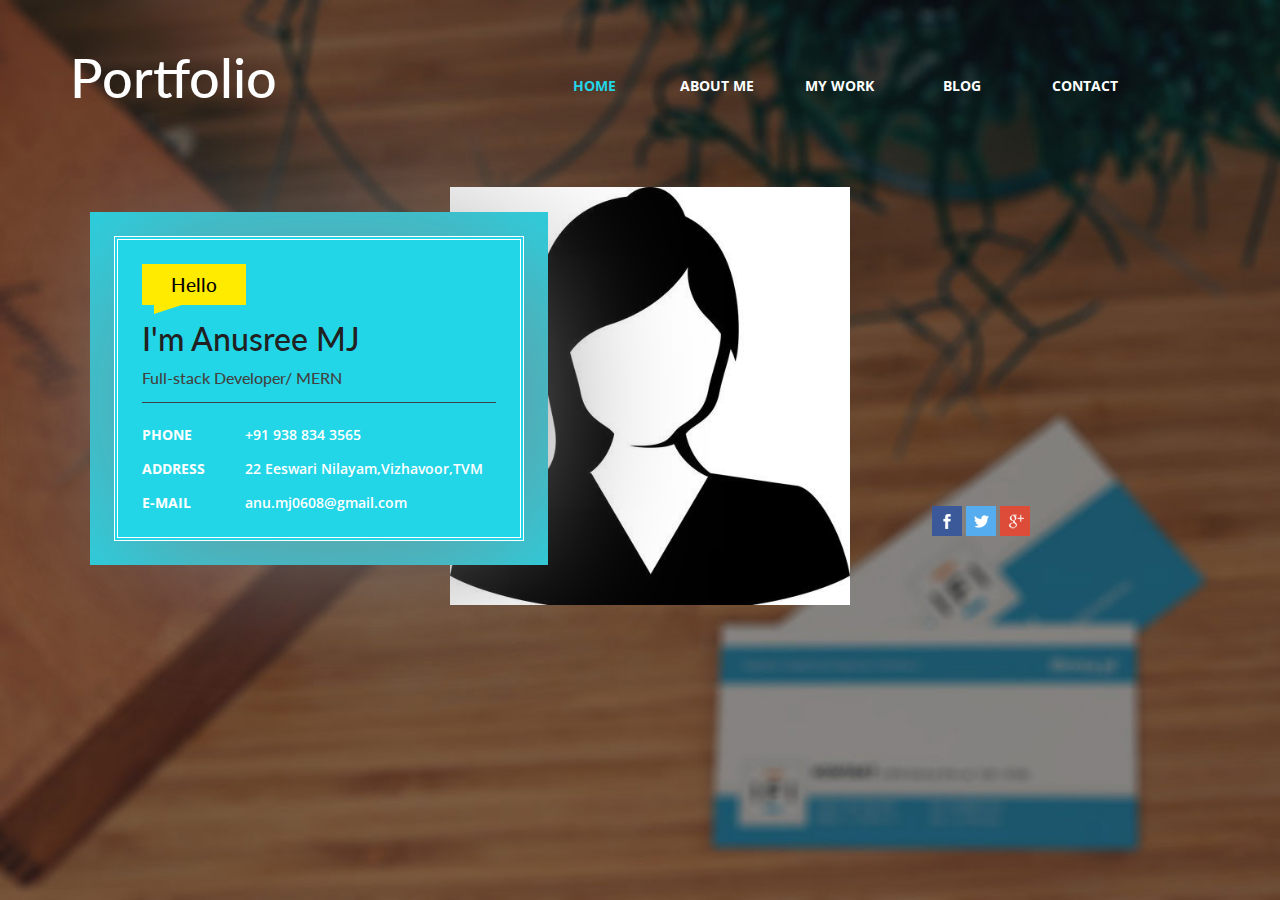
<file: portfolio/index.html>
<!--
author: W3layouts
author URL: http://w3layouts.com
License: Creative Commons Attribution 3.0 Unported
License URL: http://creativecommons.org/licenses/by/3.0/
-->
<!DOCTYPE html>
<html>

<head>
	<title>Portfolio</title>
	<link rel="icon" type="image/png" href="images/favicon.png" />
	<!-- for-mobile-apps -->
	<meta name="viewport" content="width=device-width, initial-scale=1">
	<meta http-equiv="Content-Type" content="text/html; charset=utf-8" />
	<meta name="keywords" content="Modern CV Responsive web template, Bootstrap Web Templates, Flat Web Templates, Android Compatible web template, 
Smartphone Compatible web template, free webdesigns for Nokia, Samsung, LG, SonyEricsson, Motorola web design" />
	<script type="application/x-javascript"> addEventListener("load", function() { setTimeout(hideURLbar, 0); }, false);
		function hideURLbar(){ window.scrollTo(0,1); } </script>
	<!-- //for-mobile-apps -->
	<link href="css/bootstrap.css" rel="stylesheet" type="text/css" media="all" />
	<link href="css/style.css" rel="stylesheet" type="text/css" media="all" />
	<link rel="stylesheet" href="css/swipebox.css">
	<!-- js -->
	<script type="text/javascript" src="js/jquery-2.1.4.min.js"></script>
	<!-- //js -->
	<link
		href='//fonts.googleapis.com/css?family=Lato:400,100,100italic,300,300italic,400italic,700,700italic,900,900italic'
		rel='stylesheet' type='text/css'>
	<link
		href='//fonts.googleapis.com/css?family=Open+Sans:400,300,300italic,400italic,600,600italic,700,700italic,800,800italic'
		rel='stylesheet' type='text/css'>
</head>

<body>
	<div class="banner_body">
		<div class="container">
			<div class="w3ls_logo_nav">
				<div class="w3ls_logo_nav_right">
					<div class="sap_tabs">
						<div class="w3ls_logo_nav_left">
							<h1><a href="index.html">Portfolio</a></h1>
						</div>
						<div id="horizontalTab" style="display: block; width: 100%; margin: 0px;">
							<div class="resp-tabs-container">

								<ul class="resp-tabs-list">
									<li class="resp-tab-item" aria-controls="tab_item-1" id="tab_item-1">Home</li>
									<li class="resp-tab-item" aria-controls="tab_item-2" id="tab_item-2">About Me</li>
									<li class="resp-tab-item" aria-controls="tab_item-3" id="tab_item-3">My Work</li>
									<li class="resp-tab-item" aria-controls="tab_item-4" id="tab_item-4">Blog</li>
									<li class="resp-tab-item" aria-controls="tab_item-5" id="tab_item-5">Contact</li>
								</ul>
								<div class="tab-1 resp-tab-content" aria-labelledby="tab_item-1">
									<!-- home -->
									<div class="wthree_tab_content">
										<img src="images/profile.jpg" alt=" "
											class="img-responsive profile-img" />
										<div class="wthree_tab_content_pos1">
											<ul>
												<li><a href="#" class="facebook"></a></li>
												<li><a href="#" class="twitter"></a></li>
												<li><a href="#" class="g"></a></li>
											</ul>
										</div>
										<div class="wthree_tab_content_pos">
											<div class="wthree_tab_content_pos_grid">
												<h2>Hello</h2>
												<h3>I'm Anusree MJ</h3>
												<h6> Full-stack Developer/ MERN </h6>
												<ul class="address">
													<li>
														<ul class="address-text">
															<li><b>PHONE </b></li>
															<li>+91 938 834 3565</li>
														</ul>
													</li>
													<li>
														<ul class="address-text">
															<li><b>ADDRESS </b></li>
															<li>22 Eeswari Nilayam,Vizhavoor,TVM</li>
														</ul>
													</li>
													<li>
														<ul class="address-text">
															<li><b>E-MAIL </b></li>
															<li><a href="anu.mj0608@gmail.com"> anu.mj0608@gmail.com</a>
															</li>
														</ul>
													</li>
												</ul>
											</div>
										</div>
									</div>
									<!-- //home -->
								</div>
								<div class="tab-2 resp-tab-content" aria-labelledby="tab_item-2">
									<!-- about -->
									<div class="agile_about">
										<div class="agile_about_pos">
											<img src="images/circle profile-fotor-20230914223252.png" alt="coding_girl_in_circle "
												class="img-responsive circle-profile" />
										</div>
									</div>
									<div class="agileits_agile_about">
										<h3>About Me</h3>
										<div class="col-md-6 agileits_agile_about_left">
											<p class="aboutme-para">I'm a budding programmer with an insatiable curiosity for solving
												intricate problems through code.
												Although my
												professional journet is in its infancy, my thirst for knowledge
												and growth in the tech world has no bounds. <br>
												My journey embarked from a
												place of curiosity, leading me to
												self-study path and realm of programming languages like
												C,Java,Javascript,HTML,CSS...To me, programming is a canvas where logic
												dances in harmony with creativity. <br> What sets me apart is an
												unquenchable thirst for challenges, a tireless dedication to
												self-improvement, and an unwavering belief that coding is not just
												science; it's an art form. As a newcomer, I'm brimming with enthusiasm
												to collaborate with experienced professionals, offering my skills while
												absorbing their wisdom. <br>My ultimate
												goal? To sculpt my passion into a meaningful career that leaves a
												lasting impact.</p>
										</div>
										<div class="col-md-6 agileits_agile_about_right">
											<h4 class="aboutme-head">"In the coding universe, I forge solutions that oscillate between logic
												and imagination, sketching the future one line at a time. "<br>-Anusree
												MJ</h4>
										</div>
										<div class="clearfix"> </div>
										<div class="agileits_skills_grids">
											<div class="col-md-6 agileits_skills_grid">
												<div class="skills">
													<div class="skill1" style="width:80%"> </div>
													<div class="bar">
														<p>C</p>
													</div>
												</div>
												<div class="skills skills1">
													<div class="skill3" style="width:70%"> </div>
													<div class="bar">
														<p>HTML / CSS3 / Bootstrap</p>
													</div>
												</div>
												<div class="skills skills2">
													<div class="skill4" style="width:60%"> </div>
													<div class="bar">
														<p>Java</p>
													</div>
												</div>
												<div class="skills skills3">
													<div class="skill5" style="width:50%"> </div>
													<div class="bar">
														<p>Javascript</p>
													</div>
												</div>
											</div>
											<div class="col-md-6 agileits_skills_grid">
												<div class="skills">
													<div class="skill1" style="width:80%"> </div>
													<div class="bar">
														<p>responsible</p>
													</div>
												</div>
												<div class="skills skills1">
													<div class="skill3" style="width:70%"> </div>
													<div class="bar">
														<p>leadership</p>
													</div>
												</div>
												<div class="skills skills2">
													<div class="skill4" style="width:60%"> </div>
													<div class="bar">
														<p>multitasking</p>
													</div>
												</div>
												<div class="skills skills3">
													<div class="skill5" style="width:50%"> </div>
													<div class="bar">
														<p>creative</p>
													</div>
												</div>
											</div>
											<div class="clearfix"> </div>
										</div>
									</div>
									<!-- //about -->
								</div>
								<div class="tab-3 resp-tab-content" aria-labelledby="tab_item-3">
									<!-- work -->
									<div class="agile_about">
										<div class="agile_about_pos">
											<img src="images/circle profile-fotor-20230914223252.png" alt="coding_girl_in_circle "
												class="img-responsive circle-profile" />
										</div>
									</div>
									<div class="agileits_agile_about">
										<h3>My Work</h3>
										<div class="agileits_agile_about_portfolio">
											<div class="col-md-4 agileits_agile_about_portfolio_left">
												<div class="w3_portfolio_grid view second-effect work_container">
													<a href="images/netflix.png" class="swipebox"
														title="Netflix's Stunning Homepage: Crafted with HTML and CSS for Full Responsiveness!">
														<img src="images/netflix.png" alt=" " class="img-responsive" />
														<div class="mask">
															<p>Portfolio</p>
														</div>
													</a>
												</div>
											</div>
											<div class="col-md-4 agileits_agile_about_portfolio_left">
												<div class="w3_portfolio_grid view second-effect work_container">
													<a href="images/linkedin.png" class="swipebox"
														title="Unlocking LinkedIn's Potential: A Responsive Homepage Crafted with HTML, CSS, and Bootstrap!">
														<img src="images/linkedin.png" alt=" " class="img-responsive" />
														<div class="mask">
															<p>Portfolio</p>
														</div>
													</a>
												</div>
											</div>
											<div class="col-md-4 agileits_agile_about_portfolio_left">
												<div class="w3_portfolio_grid view second-effect work_container">
													<a href="images/fb.png" class="swipebox"
														title=" Facebook's Engaging Homepage: A Responsive Marvel Made with HTML and CSS!">
														<img src="images/fb.png" alt=" " class="img-responsive" />
														<div class="mask">
															<p>Portfolio</p>
														</div>
													</a>
												</div>
											</div>
											<div class="clearfix"> </div>
										</div>

										<!-- swipe box js -->
										<script src="js/jquery.swipebox.min.js"></script>
										<script type="text/javascript">
											jQuery(function ($) {
												$(".swipebox").swipebox();
											});
										</script>
										<!-- //swipe box js -->
									</div>
									<!-- //work -->
								</div>
								<div class="tab-4 resp-tab-content" aria-labelledby="tab_item-4">
									<!-- blog -->
									<div class="agile_about">
										<div class="agile_about_pos">
											<img src="images/circle profile-fotor-20230914223252.png" alt="coding_girl_in_circle "
												class="img-responsive circle-profile" />
										</div>
									</div>
									<div class="agileits_agile_about">
										<h3>Blog</h3>
										<div class="agileits_agile_about_blog blog-box">
											<div class="col-md-6 agileits_agile_about_blog_left">
												<div class="agile_about_blog_left_grid">
													<a href="#" data-toggle="modal" data-target="#myModal"><img
															src="images/tcp_ip.jpg" alt="img_of tcp/ip "
															class="img-responsive blog-img " /></a>
													<div class="agile_about_blog_left_grid_pos">
														<ul>
															<li>04</li>
															<li>September, 2023</li>
														</ul>
													</div>
												</div>
											</div>
											<div class="col-md-6 agileits_agile_about_blog_right">
												<div class="agile_about_blog_right_grid">
													<div class="agile_model">
														<a href="#" data-toggle="modal"
															data-target="#myModal">Demystifying TCP/IP: The Heart of the
															Internet</a>
													</div>
													<div class="agile_about_blog_right_grid_list">
														<ul>
															<li><span class="glyphicon glyphicon-user"
																	aria-hidden="true"></span><a href="#">Admin</a></li>
														</ul>
													</div>
													<p>In the world of networking, TCP/IP is the backbone that keeps the
														internet humming.Network protocols are like languages for
														computers. </p>
													<a href="blog.html">Read more</a>
												</div>
											</div>
											<div class="clearfix"> </div>
										</div>
										<div class="agileits_agile_about_blog blog-box">
											<div class="col-md-6 agileits_agile_about_blog_left">
												<div class="agile_about_blog_left_grid">
													<a href="#" data-toggle="modal" data-target="#myModal"><img
															src="images/http.jpg" alt="image of http "
															class="img-responsive blog-img" /></a>
													<div class="agile_about_blog_left_grid_pos">
														<ul>
															<li>12</li>
															<li>September, 2023</li>
														</ul>
													</div>
												</div>
											</div>
											<div class="col-md-6 agileits_agile_about_blog_right">
												<div class="agile_about_blog_right_grid">
													<div class="agile_model">
														<a href="#" data-toggle="modal" data-target="#myModal">Unveiling
															Internet's Workhorses: HTTP, FTP, and DNS</a>
													</div>
													<div class="agile_about_blog_right_grid_list">
														<ul>
															<li><span class="glyphicon glyphicon-user"
																	aria-hidden="true"></span><a href="#">Admin</a></li>
														</ul>
													</div>
													<p>
														This blog post explores HTTP, FTP, and DNS—three fundamental
														protocols that underpin the digital world, shedding light on
														their functions and significance.</p>
													<a href="blog.html">Read more</a>
												</div>
											</div>
											<div class="clearfix"> </div>
										</div>
										<div class="agileits_agile_about_blog blog-box">
											<div class="col-md-6 agileits_agile_about_blog_left">
												<div class="agile_about_blog_left_grid">
													<a href="#" data-toggle="modal" data-target="#myModal"><img
															src="images/netflix.png" alt="netflix_homepage"
															class="img-responsive blog-img" /></a>
													<div class="agile_about_blog_left_grid_pos">
														<ul>
															<li>03</li>
															<li>September, 2023</li>
														</ul>
													</div>
												</div>
											</div>
											<div class="col-md-6 agileits_agile_about_blog_right">
												<div class="agile_about_blog_right_grid">
													<div class="agile_model">
														<a href="#" data-toggle="modal" data-target="#myModal">Netflix
															Homepage Clone: Building It from Scratch</a>
													</div>
													<div class="agile_about_blog_right_grid_list">
														<ul>
															<li><span class="glyphicon glyphicon-user"
																	aria-hidden="true"></span><a href="#">Admin</a></li>
														</ul>
													</div>
													<p> In this blog, I'll show you how I
														recreated Netflix's homepage perfectly just by using HTML and
														Css.</p>
													<a href="blog.html">Read more</a>
												</div>
											</div>
											<div class="clearfix"> </div>
										</div>
										<div class="agileits_agile_about_blog">
											<div class="col-md-6 agileits_agile_about_blog_left">
												<div class="agile_about_blog_left_grid">
													<a href="#" data-toggle="modal" data-target="#myModal"><img
															src="images/fb.png" alt="loginpage_of_fb "
															class="img-responsive blog-img" /></a>
													<div class="agile_about_blog_left_grid_pos">
														<ul>
															<li>05</li>
															<li>July, 2016</li>
														</ul>
													</div>
												</div>
											</div>
											<div class="col-md-6 agileits_agile_about_blog_right">
												<div class="agile_about_blog_right_grid">
													<div class="agile_model">
														<a href="#" data-toggle="modal" data-target="#myModal">Emulating
															Facebook loginpage </a>
													</div>
													<div class="agile_about_blog_right_grid_list">
														<ul>
															<li><span class="glyphicon glyphicon-user"
																	aria-hidden="true"></span><a href="#">Admin</a></li>
														</ul>
													</div>
													<p> In this blog post, I proudly present my journey of
														recreating Facebook's iconic login page. Armed with nothing but
														HTML and CSS.
													</p>
													<a href="blog.html">Read more</a>
												</div>
											</div>
											<div class="clearfix"> </div>
										</div>
										<div class="agileits_agile_about_blog">
											<div class="col-md-6 agileits_agile_about_blog_left">
												<div class="agile_about_blog_left_grid">
													<a href="#" data-toggle="modal" data-target="#myModal"><img
															src="images/linkedin.png" alt=" "
															class="img-responsive blog-img" /></a>
													<div class="agile_about_blog_left_grid_pos">
														<ul>
															<li>10</li>
															<li>September, 2023</li>
														</ul>
													</div>
												</div>
											</div>
											<div class="col-md-6 agileits_agile_about_blog_right">
												<div class="agile_about_blog_right_grid">
													<div class="agile_model">
														<a href="#" data-toggle="modal" data-target="#myModal">LinkedIn
															Homepage Imitation:Creating It from the Ground Up </a>
													</div>
													<div class="agile_about_blog_right_grid_list">
														<ul>
															<li><span class="glyphicon glyphicon-user"
																	aria-hidden="true"></span><a href="#">Admin</a></li>
														</ul>
													</div>
													<p>Join my journey creating a LinkedIn-inspired homepage using
														HTML, CSS, Bootstrap, and JavaScript. I'm crafting a
														pro-grade, screen-friendly site!"
													</p>
													<a href="blog.html">Read more</a>
												</div>
											</div>
											<div class="clearfix"> </div>

										</div>


									</div>
									<!-- //blog -->
								</div>
								<div class="tab-5 resp-tab-content" aria-labelledby="tab_item-5"
									style="border: 1px soz;">
									<!-- contact -->
									<div class="agile_about">
										<div class="agile_about_pos">
											<img src="images/circle profile-fotor-20230914223252.png" alt="coding_girl_in_circle "
												class="img-responsive circle-profile" />
										</div>
									</div>
									<div class="agileits_agile_about">
										<h3>Contact Me</h3>
										<div class="agileits_agile_about_mail">
											<div id="myForm">
												<div class="col-md-6 agileits_agile_about_mail_left">
													<input id="name" class="input-box" type="text" name="Name" placeholder="Name">
													<span id="nameSpan" class="contact-span"></span>
													<input id="subject" class="input-box" type="text" name="Subject"
														placeholder="Subject">
													<span id="subjectSpan" class="contact-span"></span>
												</div>
												<div class="col-md-6 agileits_agile_about_mail_left">
													<input id="email" class="input-box" type="email" name="Email" placeholder="Email">
													<span id="emailSpan" class="contact-span"></span>
													<input id="phone" class="input-box" type="text" name="Phone" placeholder="Phone">
													<span id="phoneSpan" class="contact-span"></span>
												</div>
												<div class="clearfix"> </div>
												<textarea id="textarea" class="input-box" name="Message"
													placeholder="Message..."></textarea>
												<span id="textAreaSpan" class="contact-span"></span>
												<input type="submit" onclick="handleSubmit()" value="Submit">
											</div>
										</div>
									</div>
									<div class="w3agile_map">
										<iframe
											src="https://www.google.com/maps/embed?pb=!1m18!1m12!1m3!1d252543.56612708056!2d76.75935049511999!3d8.50003789209326!2m3!1f0!2f0!3f0!3m2!1i1024!2i768!4f13.1!3m3!1m2!1s0x3b05bbb805bbcd47%3A0x15439fab5c5c81cb!2sThiruvananthapuram%2C%20Kerala!5e0!3m2!1sen!2sin!4v1694684356215!5m2!1sen!2sin"
											style="border:0"></iframe>
										<div class="agileinfo_map_color">
											<div class="agileinfo_map_color_grid">
												<div class="col-md-4 agileinfo_map_color_grid_left">
													<h4><span class="glyphicon glyphicon-map-marker"
															aria-hidden="true"></span>Address</h4>

													<p>22 Eeswari Nilayam,Vizhavoor,Malayam po,TVM,695571</p>
												</div>
												<div class="col-md-4 agileinfo_map_color_grid_left">
													<h4><span class="glyphicon glyphicon-envelope"
															aria-hidden="true"></span>Mail Me</h4>
													<p><a href="mailto:example@mail.com"> anu.mj06068@gmail.com</a></p>
													<p><a href="mailto:example@mail.com"> anuanusree682@gmail.com</a>
													</p>
												</div>
												<div class="col-md-4 agileinfo_map_color_grid_left">
													<h4><span class="glyphicon glyphicon-earphone"
															aria-hidden="true"></span>Phone</h4>
													<p>+(91) 938 834 3565</p>
													<p>+(91) 790 717 6664</p>
												</div>
												<div class="clearfix"> </div>
											</div>
										</div>
									</div>
								</div>
								<!-- //contact -->
							</div>

						</div>

					</div>

					<script src="js/easyResponsiveTabs.js" type="text/javascript"></script>
					<script type="text/javascript">
						$(document).ready(function () {
							$('#horizontalTab').easyResponsiveTabs({
								type: 'default', //Types: default, vertical, accordion           
								width: 'auto', //auto or any width like 600px
								fit: true   // 100% fit in a container
							});
						});			
					</script>
				</div>
				<div class="clearfix"> </div>
			</div>

		</div>
	</div>
	<script src="js/validation.js"></script>
	<!-- for bootstrap working -->
	<script src="js/bootstrap.js"></script>
	<!-- //for bootstrap working -->
</body>

</html>
</file>
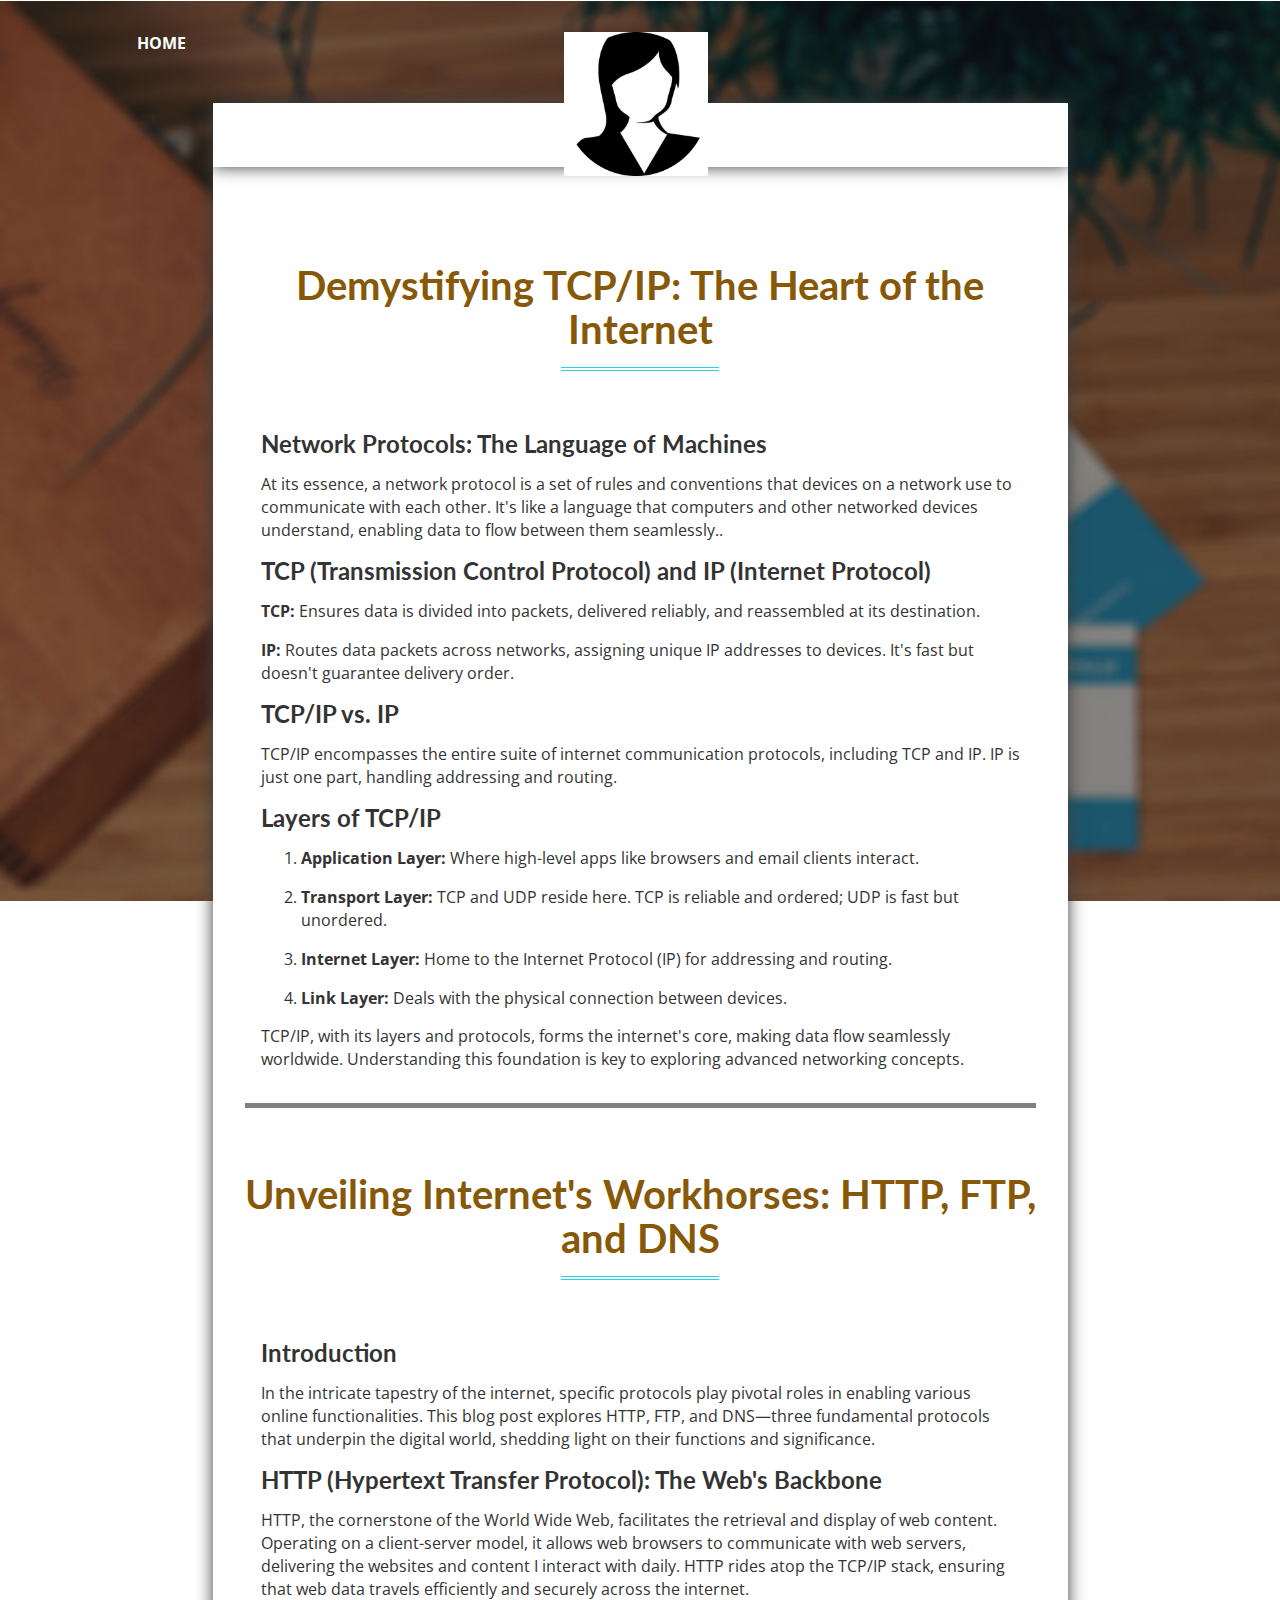
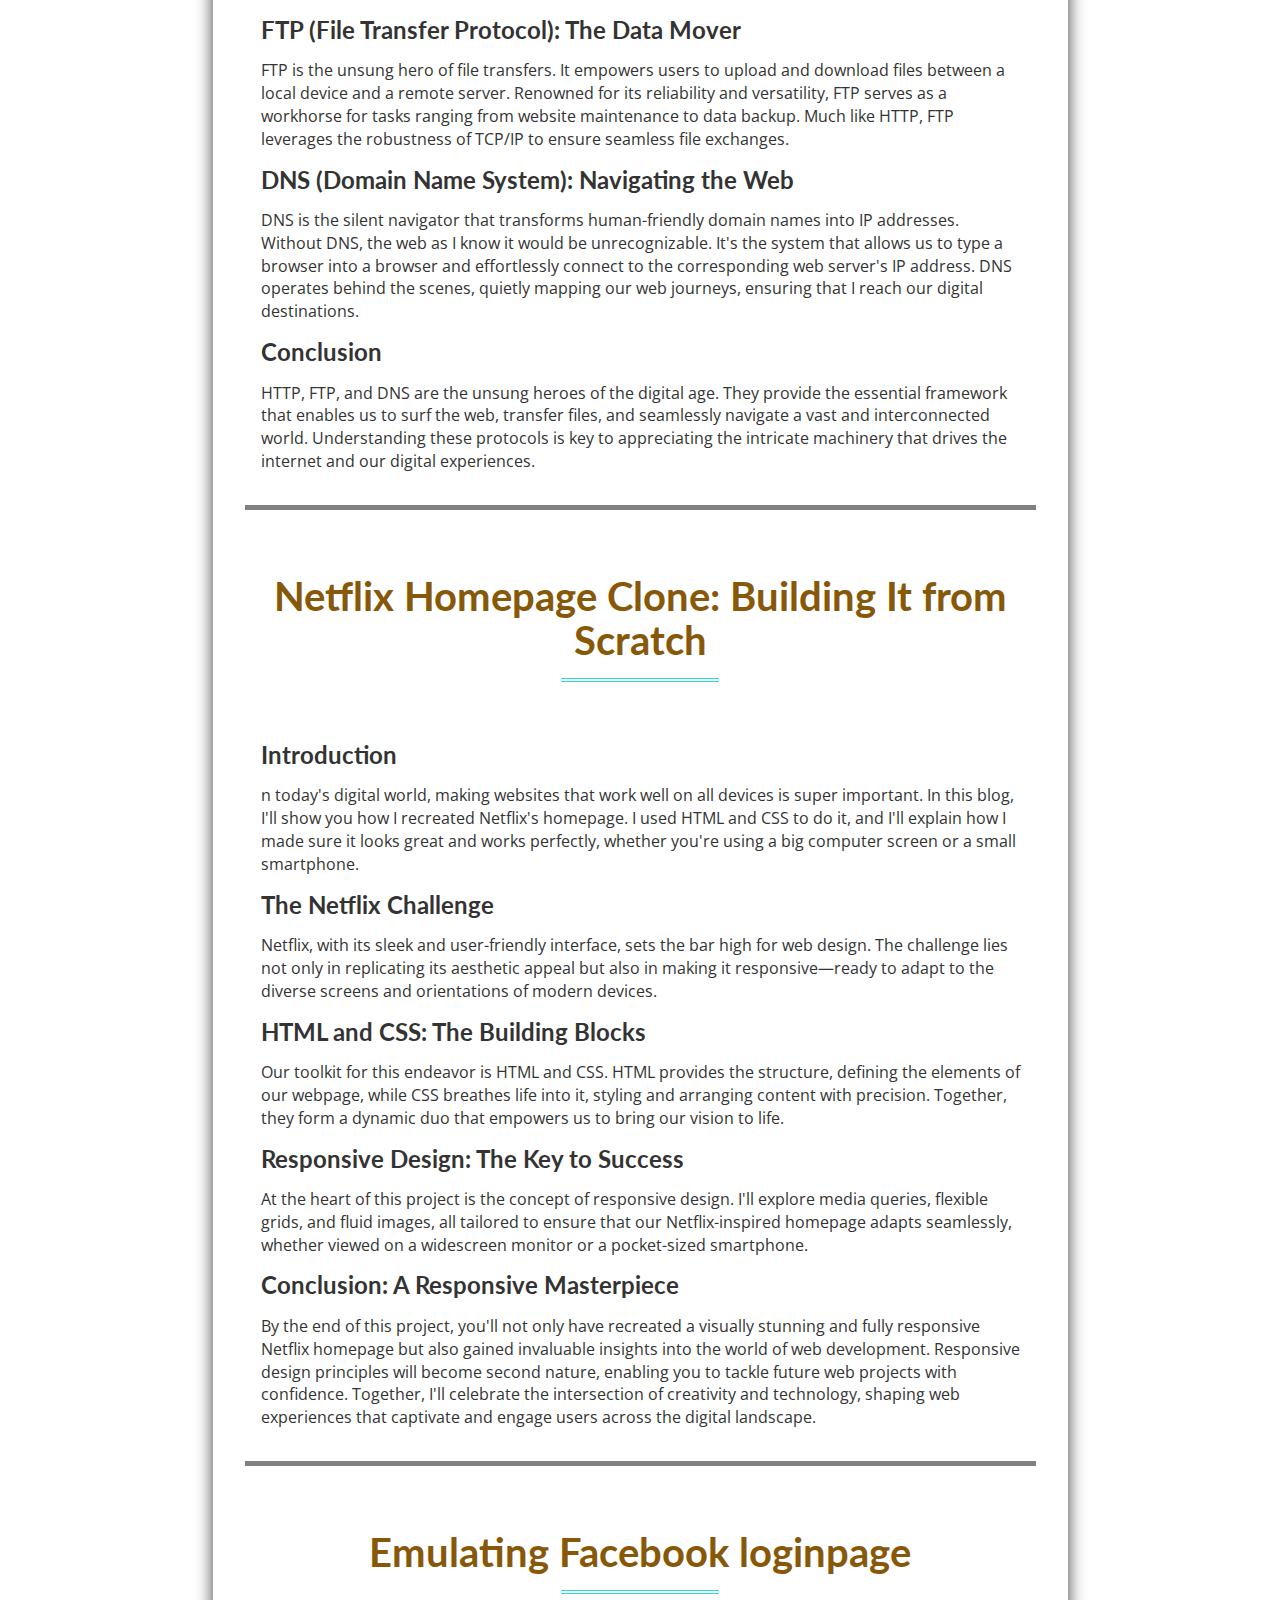
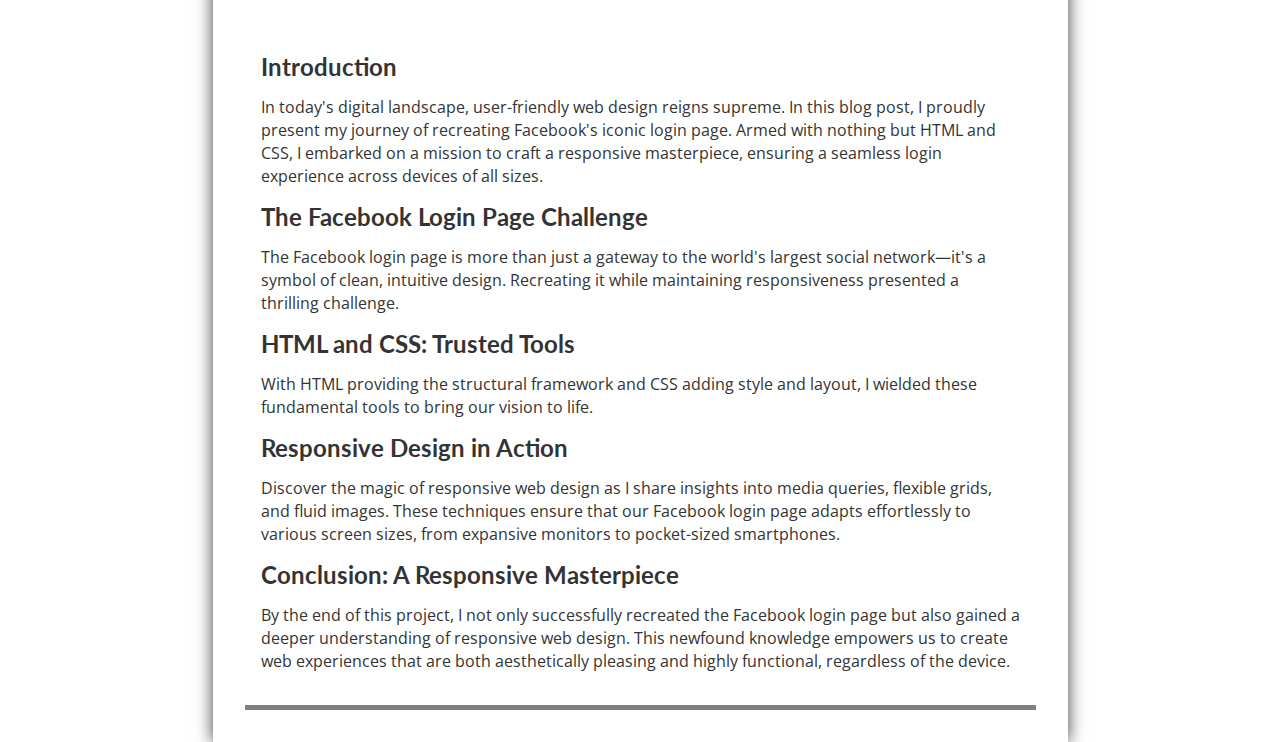
<file: portfolio/blog.html>
<!DOCTYPE html>
<html lang="en">

<head>
   <title>Portfolio</title>
    <link rel="icon" type="image/png" href="images/favicon.png" />
    <meta name="viewport" content="width=device-width, initial-scale=1">
    <meta http-equiv="Content-Type" content="text/html; charset=utf-8" />
    <meta name="keywords" content="Modern CV Responsive web template, Bootstrap Web Templates, Flat Web Templates, Android Compatible web template, 
Smartphone Compatible web template, free webdesigns for Nokia, Samsung, LG, SonyEricsson, Motorola web design" />
    <script type="application/x-javascript"> addEventListener("load", function() { setTimeout(hideURLbar, 0); }, false);
		function hideURLbar(){ window.scrollTo(0,1); } </script>
    <!-- //for-mobile-apps -->
    <link href="css/bootstrap.css" rel="stylesheet" type="text/css" media="all" />
    <link href="css/style.css" rel="stylesheet" type="text/css" media="all" />
    <link rel="stylesheet" href="css/swipebox.css">
    <!-- js -->
    <script type="text/javascript" src="js/jquery-2.1.4.min.js"></script>
    <!-- //js -->
    <link
        href='//fonts.googleapis.com/css?family=Lato:400,100,100italic,300,300italic,400italic,700,700italic,900,900italic'
        rel='stylesheet' type='text/css'>
    <link
        href='//fonts.googleapis.com/css?family=Open+Sans:400,300,300italic,400italic,600,600italic,700,700italic,800,800italic'
        rel='stylesheet' type='text/css'>
    <link rel="stylesheet" href="blog.css">
</head>

<body>
    <div class="container readmore">
        <a href="index.html" class="resp-tab-item" aria-controls="tab_item-1" id="tab_item-1">Home</a>
        <div class="agile_about">
            <div class="agile_about_pos">
                <img src="images/circle profile-fotor-20230914223252.png" alt="coding_girl_in_circle " class="img-responsive circle-profile" />
            </div>
        </div>
        <div class="agileits_agile_about">
            <div class="agileits_agile_about_blog ">
                <section class="sectn">
                    <h3 class="readmore-main-head">Demystifying TCP/IP: The Heart of the
                        Internet</h3>
                    <h4 class="readmore-subhead">Network Protocols: The Language of Machines
                    </h4>
                    <p class="read_more_para">At its essence, a network protocol is a set of
                        rules and conventions that
                        devices on a network use to communicate with each other. It's like a
                        language that computers and
                        other networked devices understand, enabling data to flow between
                        them seamlessly..</p>
                    <h4 class="readmore-subhead">TCP (Transmission Control Protocol) and IP
                        (Internet Protocol)</h4>
                    <p class="read_more_para"><strong>TCP:</strong> Ensures data is divided
                        into packets, delivered
                        reliably, and reassembled at
                        its destination.</p>
                    <p class="read_more_para"><strong>IP:</strong> Routes data packets
                        across networks, assigning unique
                        IP addresses to devices.
                        It's fast but doesn't guarantee delivery order.</p>
                    <h4 class="readmore-subhead">TCP/IP vs. IP</h4>
                    <p class="read_more_para">TCP/IP encompasses the entire suite of
                        internet communication protocols,
                        including TCP and IP. IP is
                        just one part, handling addressing and routing.</p>
                    <h4 class="readmore-subhead">Layers of TCP/IP</h4>
                    <ol>
                        <li class="read_more_para"><strong>Application Layer:</strong> Where
                            high-level apps like
                            browsers and email clients
                            interact.</li>
                        <li class="read_more_para"><strong>Transport Layer:</strong> TCP and
                            UDP reside here. TCP is
                            reliable and ordered; UDP is
                            fast but unordered.</li>
                        <li class="read_more_para"><strong>Internet Layer:</strong> Home to
                            the Internet Protocol (IP)
                            for addressing and routing.
                        </li class="read_more_para">
                        <li class="read_more_para"><strong>Link Layer:</strong> Deals with
                            the physical connection
                            between devices.</li>
                    </ol>
                    <p class="read_more_para">TCP/IP, with its layers and protocols, forms
                        the internet's core, making
                        data flow seamlessly
                        worldwide. Understanding this foundation is key to exploring
                        advanced networking concepts.</p>
                </section>
                <section class="sectn">
                    <h3 class="readmore-main-head">Unveiling Internet's Workhorses: HTTP,
                        FTP, and DNS</h3>
                    <h4 class="readmore-subhead">Introduction</h4>
                    <p class="read_more_para">In the intricate tapestry of the internet,
                        specific protocols play pivotal
                        roles in enabling various online functionalities. This blog post
                        explores HTTP, FTP, and
                        DNS—three fundamental protocols that underpin the digital world,
                        shedding light on their
                        functions and significance.</p>
                    <h4 class="readmore-subhead">HTTP (Hypertext Transfer Protocol): The
                        Web's Backbone</h4>
                    <p class="read_more_para"> HTTP, the cornerstone of the World Wide Web,
                        facilitates the retrieval and display of web content. Operating on a
                        client-server model, it
                        allows web browsers to communicate with web servers, delivering the
                        websites and content I
                        interact with daily. HTTP rides atop the TCP/IP stack, ensuring that
                        web data travels
                        efficiently and securely across the internet.</p>
                    <h4 class="readmore-subhead">FTP (File Transfer Protocol): The Data
                        Mover</h4>
                    <p class="read_more_para">FTP is the unsung hero of file transfers. It
                        empowers users to upload and
                        download files between a local device and a remote server. Renowned
                        for its reliability and
                        versatility, FTP serves as a workhorse for tasks ranging from
                        website maintenance to data
                        backup. Much like HTTP, FTP leverages the robustness of TCP/IP to
                        ensure seamless file
                        exchanges.</p>
                    <h4 class="readmore-subhead">DNS (Domain Name System): Navigating the
                        Web</h4>
                    <p class="read_more_para">DNS is the silent navigator that transforms
                        human-friendly domain names
                        into IP addresses. Without DNS, the web as I know it would be
                        unrecognizable. It's the system
                        that allows us to type a browser into a browser and effortlessly
                        connect to the
                        corresponding web server's IP address. DNS operates behind the
                        scenes, quietly mapping our web
                        journeys, ensuring that I reach our digital destinations.</p>
                    <h4 class="readmore-subhead">Conclusion</h4>
                    <p class="read_more_para">HTTP, FTP, and DNS are the unsung heroes of
                        the digital age. They provide
                        the essential framework that enables us to surf the web, transfer
                        files, and seamlessly navigate
                        a vast and interconnected world. Understanding these protocols is
                        key to appreciating the
                        intricate machinery that drives the internet and our digital
                        experiences.</p>
                </section>
                <section class="sectn">
                    <h3 class="readmore-main-head">Netflix
                        Homepage Clone: Building It from Scratch</h3>
                    <h4 class="readmore-subhead">Introduction</h4>
                    <p class="read_more_para">n today's digital world, making websites that
                        work well on all devices is
                        super important. In this blog, I'll show you how I recreated
                        Netflix's homepage. I used HTML
                        and CSS to do it, and I'll explain how I made sure it looks great
                        and works perfectly, whether
                        you're using a big computer screen or a small smartphone.</p>
                    <h4 class="readmore-subhead">The Netflix Challenge</h4>
                    <p class="read_more_para"> Netflix, with its sleek and user-friendly
                        interface, sets the bar high
                        for web design. The challenge lies not only in replicating its
                        aesthetic appeal but also in
                        making it responsive—ready to adapt to the diverse screens and
                        orientations of modern devices.
                    </p>
                    <h4 class="readmore-subhead">HTML and CSS: The Building Blocks</h4>
                    <p class="read_more_para">Our toolkit for this endeavor is HTML and CSS.
                        HTML provides the
                        structure, defining the elements of our webpage, while CSS breathes
                        life into it, styling and
                        arranging content with precision. Together, they form a dynamic duo
                        that empowers us to bring
                        our vision to life.</p>
                    <h4 class="readmore-subhead">Responsive Design: The Key to Success</h4>
                    <p class="read_more_para">At the heart of this project is the concept of
                        responsive design. I'll
                        explore media queries, flexible grids, and fluid images, all
                        tailored to ensure that our
                        Netflix-inspired homepage adapts seamlessly, whether viewed on a
                        widescreen monitor or a
                        pocket-sized smartphone.</p>
                    <h4 class="readmore-subhead">Conclusion: A Responsive Masterpiece</h4>
                    <p class="read_more_para">By the end of this project, you'll not only
                        have recreated a visually
                        stunning and fully responsive Netflix homepage but also gained
                        invaluable insights into the
                        world of web development. Responsive design principles will become
                        second nature, enabling you
                        to tackle future web projects with confidence. Together, I'll
                        celebrate the intersection of
                        creativity and technology, shaping web experiences that captivate
                        and engage users across the
                        digital landscape.</p>
                </section>
                <section class="sectn">
                    <h3 class="readmore-main-head">Emulating
                        Facebook loginpage</h3>
                    <h4 class="readmore-subhead">Introduction</h4>
                    <p class="read_more_para">In today's digital landscape, user-friendly
                        web design reigns
                        supreme. In this blog post, I proudly present my journey of
                        recreating Facebook's iconic login page. Armed with nothing but
                        HTML and CSS, I embarked on a mission to craft a responsive
                        masterpiece, ensuring a seamless login experience across devices
                        of all sizes.</p>
                    <h4 class="readmore-subhead">The Facebook Login Page Challenge</h4>
                    <p class="read_more_para"> The Facebook login page is more than just a
                        gateway to the world's
                        largest social network—it's a symbol of clean, intuitive design.
                        Recreating it while maintaining
                        responsiveness presented a thrilling challenge.
                    </p>
                    <h4 class="readmore-subhead">HTML and CSS: Trusted Tools</h4>
                    <p class="read_more_para">With HTML providing the structural framework
                        and CSS adding style and
                        layout, I wielded these fundamental tools to bring our vision to
                        life.</p>
                    <h4 class="readmore-subhead">Responsive Design in Action</h4>
                    <p class="read_more_para">Discover the magic of responsive web design as
                        I share insights into
                        media queries, flexible grids, and fluid images. These techniques
                        ensure that our Facebook login
                        page adapts effortlessly to various screen sizes, from expansive
                        monitors to pocket-sized
                        smartphones.</p>
                    <h4 class="readmore-subhead">Conclusion: A Responsive Masterpiece</h4>
                    <p class="read_more_para">By the end of this project, I not only
                        successfully recreated the
                        Facebook login page but also gained a deeper understanding of
                        responsive web design. This
                        newfound knowledge empowers us to create web experiences that are
                        both aesthetically pleasing
                        and highly functional, regardless of the device.</p>
                </section>
            </div>
        </div>

    </div>
    <script src="js/bootstrap.js"></script>
</body>

</html>
</file>
<file: fb/index.css>
body {
  margin: 0;
  padding: 0;
  font-family: Helvetica, Arial, sans-serif;
}

.main {
  background-color: rgb(241, 241, 243);
  width: 100%;
  height: 100vh;
  display: flex;
  align-items: center;
  justify-content: space-evenly;
}

.logo {
  display: flex;
  flex-direction: column;
  align-items: left;
  text-align: left;
  max-width: 40%;
}

.fb-logo {
  width: 30rem;
  max-width: 80%;
}

.subheading {
  font-size: 1.5rem;
  padding: 0rem 2.5rem;
  margin-bottom: 5rem;
}

.login-form {
  width: 25rem;
  max-width: 90%;
  display: flex;
  flex-direction: column;
  align-items: center;
  border: 1px solid;
  border-radius: 0.5rem;
  border: none;
}

.inbox {
  display: flex;
  padding: 1rem;
  max-width: 90%;
  background-color: white;
  flex-direction: column;
  align-items: center;
}

.input-field {
  width: 20rem;
  max-width: 80%;
  border-radius: 0.4rem;
  padding: 1rem;
  margin: 0.5rem;
  font-size: 1rem;
  border: 1px solid rgb(175, 175, 173);
}

.input-field::placeholder {
  color: rgb(136, 136, 134);
}

.input-field:focus::placeholder {
  color: rgb(189, 189, 181);
}

.input-field:focus {
  outline: 1px solid #1877f2;
}

.login-button {
  width: 22rem;
  max-width: 90%;
  border-radius: 0.4rem;
  padding: 1rem;
  margin: 0.5rem;
  font-size: 1rem;
  border: 1px solid rgb(175, 175, 173);
  background-color: #1877f2;
  color: white;
  font-size: 1.5rem;
}

.forgot-password {
  text-decoration: none;
  font-size: 0.9rem;
  color: #1877f2;
  margin-top: 0.5r;
}

.hr{
  width: 20rem;
  max-width: 90%;
  border:  1px solid rgb(216, 211, 211) ;
}

.create-button {
  width: 11rem;
  max-width: 80%;
  padding: 1rem;
  margin-top: 0.5rem;
  background-color: #42b72a;
  color: white;
  border-radius: 0.4rem;
  border: none;
  font-size: 1rem;
  font-weight: 500;
}

.createPage {
  text-decoration: none;
  color: black;
  font-weight: bold;
  font-size: 0.9rem;
}

.outerbox {
  font-size: 0.8rem;
}

.footer {
  display: flex;
  flex-direction: column;
  justify-content: space-evenly;
  text-align: left;
}

.footer-lang {
  width: 45rem;
  display: flex;
  justify-content: space-evenly;
  align-items: center;
  max-width: 80%;
  margin-left:8rem ;
}

.lang-list {
  list-style: none;
  max-width: 80%;

}

.language {
  text-decoration: none;
  color: rgb(128, 128, 124);
  font-size: 0.9rem;
  text-align: center;
  
}

.language:hover {
  text-decoration: underline;
}
.footer-hr{
  width: 60rem;
  max-width: 80%;
}

.footer-contents {
  display: flex;
  flex-wrap: wrap;
  justify-content: space-evenly;
  align-items: center;
  max-width: 80%;
  line-height: 1.5rem;
  margin-left:8.8rem ;
  text-align: left;

}

.footer-list {
  list-style: none;
 
}

.page-end {
  color: rgb(128, 128, 124);
  font-size: 0.9rem;
  margin-left: 12rem;
}

@media only screen and (max-width: 600px) {
  .subheading {
    display: none;
  }

  .main {
    flex-direction: column;
    align-items: center;
    justify-content: flex-start;
    height: 60vh;
    margin-top: 1rem;
  }

  .footer-lang {
    flex-direction: column;
  }
  .footer-list{
   margin-right: 1rem;
  }
  .not-always {
    display: none;
  }
  .page-end {
   margin: 0;
   text-align: center;
  }
  
  .footer-lang {
    margin: 0;
  }
  .footer-contents {
    margin: 0;
    
  }
.footer-hr{
  display: none;
}
.plus-button{
  display: none;
}
}
</file>
<file: linkedin/style.css>
body {
  margin: 0;
  padding: 0;
  font-family: Helvetica Neue, Helvetica, Arial, sans-serif;
  box-sizing: border-box;
}
.span{
  height: 1rem;
  color: red;
  font-size: 1rem;
}

.logo {
  margin-left: 1rem;
}
.show:hover{
  border: none !important;
}
.common-width {
  width: 100%;
  max-width: 1200px;
  margin: auto !important;
}

.icon-list {
  color: rgb(71, 70, 70);
}

.icons {
  color: rgb(71, 70, 70);
}

.icon-list :hover {
  color: black;
  text-decoration: none;
  font-weight: 100;
}

.joinnow {
  margin-right: 1rem;
  margin-bottom: 0.5rem;
  background-color: white;
  border: none;
  font-weight: bold;
  padding: 0.6rem;
  border-radius: 3rem;
}

.joinnow:hover {
  background-color: rgb(243, 243, 243);
}

.common-button {
  margin-right: 1rem;
  margin-bottom: 0.5rem;
  color: #0e559c;
  border: none;
  font-weight: bold;
  padding: 0.6rem;
  border-radius: 3rem;
  background-color: white;
  border: 1px solid #004182;
}

.common-button:hover {
  background-color: #deecf8;
}

.login-form {
  width: 25rem;
  max-width: 100%;
}

.find-job-img {
  width: 100%;
}

.label {
  font-size: 0.9rem;
  font-weight: 400;
}

.form-head {
  color: #8f5849;
  font-size: 2.5rem;
}

.boxform {
  width: 100%;
  padding: 1rem;
  height: 3rem;
  border-radius: 0.2rem;
  border: 1px solid rgb(71, 70, 70);
  margin-bottom: 1rem;
}

.password-box {
  position: relative;
}

.boxform:hover {
  border: 2px solid black;
  background-color: #f3f2ef;
}

.show {
  border: none;
  background-color: rgba(255, 255, 255, 0);
  color: #085bad;
  font-weight: bold;
  position: absolute;
  right: 1rem;
  top: 0.8rem;
}

.show:focus {
  border: none;
  outline: none;
  background-color: rgba(255, 255, 255, 0);
}

.forgot-passwrd {
  color: #096aca;
  font-weight: 700;
}

.signin-button {
  width: 100%;
  height: 2rem;
  font-size: 1rem;
  margin-top: 1rem;
  border-radius: 4rem;
  border: none;
  color: white;
  background-color: #1364b4;
  font-weight: bold;
}

.forgot-passwrd:hover {
  color: #084b8f;
}

.signin-button:hover {
  background-color: #084b8f;

}

.login-with-google {
  margin-top: 2rem;
  width: 100%;
  height: 2.5rem;
  font-size: 1rem;
  border-radius: 4rem;
  background-color: white;
  border: 1px solid rgb(71, 70, 70);
  color: rgb(71, 70, 70);
  font-size: 0.9rem;
}

.google {
  width: 2rem;
}

.new-to-linkedin {
  margin-top: 2rem;
  width: 100%;
  height: 3.5rem;
  font-size: 1rem;
  border-radius: 4rem;
  background-color: white;
  border: 1px solid rgb(71, 70, 70);
  font-size: 1rem;
  font-weight: bold;
  color: rgb(71, 70, 70);
}

.new-to-linkedin:hover {
  color: black;
  font-weight: bolder;
  border: 1.5px solid black;
  background-color: #f3f2ef;

}

.explore-section {
  background-color: #f3f2ef;
  padding: 5rem 0;
  margin-top: 2rem;
}

.explore-sectn-text {
  color: rgb(49, 48, 48);
  font-weight: 300;
}

.explore-head {
  font-size: 2.5rem;
  font-weight: 200;
  color: rgb(73, 73, 73);

}

.content-buttons {
  height: 3.5rem;
  margin: 0.2rem;
  padding: 0.5rem 1.1rem;
  border-radius: 2rem;
  background-color: white;
  font-size: 1rem;
  color: rgb(73, 73, 73);
}

.content-buttons:hover {
  background-color: rgb(240, 240, 240);
}

.explore-para {
  font-size: 1.5rem;
  color: rgb(73, 73, 73);
  padding: 1rem 0;
}

.find-the-right-job {
  padding-top: 5rem;
}

.find-the-job-head {
  font-size: 2.5rem;
  font-weight: 200;
  color: rgb(73, 73, 73);

}

.suggstd-search {
  font-size: 1rem;
}

.show-more-button {
  height: 1rem;
}

.post-your-job {
  padding: 5rem 0;
  background-color: #eee7de;
  margin-top: 2rem;
}

.post-job-head {
  font-size: 2.5rem;
  color: #b8310c;
}

.job-button {
  height: 3rem;
  background-color: #eee7de;
}

.connect-learn-section {
  padding: 5rem 0;
}

.connect-learn-img {
  width: 60%;
}

.connect-learn-head {
  font-size: 2.5rem;
  margin-top: 2rem;
  font-weight: 100;
  color: rgb(73, 73, 73);
  padding: 1rem 0;
}

.dropdwn-menu {
  height: 3rem !important;
  padding: 0.7rem 1rem !important;
  background-color: white !important;
  color: black !important;
}

.dropdwn-menu:hover {
  background-color: rgb(240, 240, 240) !important;
}

.dropdwn-buttn {
  color: rgb(73, 73, 73);
  font-weight: bold !important;
}

.dropdwn-buttn:hover {
  text-decoration: underline !important;

}

.dropdown-sub-link {
  color: rgb(46, 45, 45);
  font-size: 0.9rem;
}

.dropdown-sub-link:hover {
  color: rgb(46, 45, 45);
}

.whoSection-left-box {
  background-color: #f3f2ef;
  margin-top: 10rem;
}

.whoSection-img {
  width: 50rem;
  transform: translate(150px, 100px);
}

.whoSection-img-wrapper {
  overflow: hidden;
}

.who-section-txt-content {
  padding: 3rem 3rem;
}

.whoSection-head {
  font-size: 2.5rem;
  color: #b8310c;
}

.whoSection-sub-head {
  font-size: 2rem;
  color: rgb(73, 73, 73);
  padding: 1rem 0;
}

.whoSection-button {
  width: 80%;
  min-height: 3rem;
  border-radius: 0.2rem;
  border: 1px solid rgb(71, 70, 70);
  margin-bottom: 1rem;
  background-color: #eae6df;
  font-size: 1.3rem;
  color: rgb(73, 73, 73);
  text-align: left;
  padding-left: 2rem;
}

.whoSection-button:hover {
  background-color: #e0dbd4;
}

.youubevideo-text-section {
  margin-top: 3rem;
}

.youtube-video {
  width: 20rem;
  max-width: 80%;
}

.youtube-section-text {
  width: 100%;
  background-color: #f0f7fd;
  padding: 5rem !important;

}

.youtube-secttion-head {
  font-size: 2.5rem;
  color: #b8310c;
}

.youtube-section-subhead {
  font-size: 2rem;
  color: rgb(73, 73, 73);
  padding: 1rem 0;
}

.join-section {
  margin-top: 1rem;
  background-image: url(assets/linkedin_background.png);
  height: 120vh;
  background-repeat: no-repeat;
  background-size: cover;
  padding-bottom: 1rem;
}

.join-section-text {
  padding-top: 5rem;
  color: rgb(73, 73, 73);
}

.join-section-head {
  font-size: 2.5rem;
  font-weight: 700;
}

.get-started {
  width: 10rem;
  height: 3rem;
  font-weight: 700;
}

.content-head {
  font-size: 1rem;
  font-weight: bolder;
}

.content-list-type {
  list-style: none;
}

.content-lists {
  color: rgb(73, 73, 73);
  font-size: 1rem;
  font-weight: 400;
}

.footer-section {
  margin-top: 1rem;
  background-color: #f3f2ef;
  padding-top: 2rem;
}

.footer-section-content {
  display: flex;
  align-items: start;
  justify-content: space-evenly;
}

@media only screen and (max-width: 992px) {
  .icon-list {
    display: none !important;
  }

  .logo {
    height: 22px;
  }
  
}

@media only screen and (max-width: 768px) {
  .login-form {
    width: 100%;
  }

  .whoSection-img {
    display: none;
  }

  .whoSection-head {
    margin-top: 1rem;
  }

  .whoSection-left-box {
    margin-top: 1rem;
  }

  .join-section {
    background-image: none;
    height: fit-content;
  }

  .footer-section-content {
    display: flex;
    flex-direction: column;
    align-items: start;
    justify-content: start;
  }

  .footer-img {
    margin: 1rem 1rem 1rem 2.5rem;
  }
}
</file>
<file: netflix/index.css>
* {
  box-sizing: border-box;
  margin: 0;
  padding: 0;
}

body {
  margin: 0;
  padding: 0;
  font-family: sans-serif;
  line-height: 1.3;
  color: white;
  background-color: black;
}

.sec-1 {
  background-image: linear-gradient(rgba(0, 0, 0, 0.534), rgba(0, 0, 0, 0.699)),
    url(assets/starting\ background.jpg);
  min-height: 110vh;
  background-size: cover;
  background-repeat: no-repeat;
}

.header {
  display: flex;
  width: 1000px;
  max-width: 90%;
  height: 6rem;
  flex-direction: row;
  justify-content: space-between;
  margin: auto;
  align-items: center;
}

.logo {
  height: 5rem;
}

.header-input {
  display: flex;
  flex-direction: row;
  justify-content: space-between;
}

.language {
  padding: 0.5rem 1rem;
  color: white;
  background-color: rgba(250, 235, 215, 0);
  font-size: 1rem;
  border-radius: 0.3rem;
  margin-right: 1rem;
}

.button {
  background-color: red;
  padding: 0.5rem 0.8rem;
  border: solid 1px red;
  border-radius: 0.4rem;
}

.signin {
  color: white;
  text-decoration: none;
  font-size: 13px;
  font-weight: bold;
}

.button:hover {
  background-color: rgba(255, 0, 0, 0.733);
}

.title {
  width: 1000px;
  max-width: 80%;
  height: 70vh;
  margin: auto;
  text-align: center;
  color: white;
  display: flex;
  align-items: center;
  justify-content: center;
  box-sizing: border-box;
}

.main-head {
  font-size: 3rem;
  font-weight: 900;
}

.main-subhead {
  font-size: 24px;
}

.main-endhead {
  font-size: 20px;
}

.email-start {
  display: flex;
  flex-wrap: wrap;
  align-items: center;
  justify-content: center;
  box-sizing: border-box;
  margin-bottom: 1rem;
}

.email {
  padding: 1rem 1rem;
  width: 20rem;
  max-width: 80%;
  font-size: 1.1rem;
  margin: 1rem 0rem 0rem 0rem;
  background-color: rgba(15, 15, 15, 0.507);
  outline: none;
  border: solid 1px rgba(241, 241, 241, 0.733);
  border-radius: 0.4rem;
}

.email:focus {
  border: solid 2px white;
  outline: white;
}

.start {
  margin: 1rem 1.5rem 0rem 1.5rem;
  color: white;
  background-color: red;
  border: none;
  border-radius: 0.4rem;
  font-size: 1.5rem;
}

.start-txt {
  padding: 0.85rem 2rem;
}

.start:hover {
  background-color: rgba(255, 0, 0, 0.678);
}

.section-border {
  border-bottom: 8px solid #292929;
}

.sec-2 {
  display: flex;
  align-items: center;
  flex-direction: row;
  justify-content: space-evenly;
  min-height: 65vh;
}

.sec2-text {
  text-align: center;
  display: flex;
  width: 30rem;
  flex-wrap: wrap;
  box-sizing: border-box;
  margin-top: 2rem;
  max-width: 90%;
}

.sec2-video {
  display: flex;
  justify-content: center;
  box-sizing: border-box;
  position: relative;
  max-width: 80%;
}

.sec2-img {
  width: 23rem;
  max-width: 100%;
}

.netflix-video {
  width: 18rem;
  max-width: 90%;
  margin: 1rem;
  position: absolute;
  z-index: -1;
  top: 2rem;
}

.sec2-head {
  font-size: 2.5rem;
  font-weight: 700;
}

.sec2-para {
  margin: 1rem 0 0 0;
  font-size: 1.3rem;
  font-weight: 400;
  text-align: left;
}

.sec-3 {
  display: flex;
  justify-content: space-evenly;
  align-items: center;
  min-height: 70vh;
}

.sec3-img {
  display: flex;
  flex-direction: column;
  align-items: center;
}

.sec3-sub-img {
  display: flex;
  justify-content: space-evenly;
  align-items: center;
  border: solid 1px rgba(241, 241, 241, 0.733);
  border-radius: 0.8rem;
  background-color: black;
  padding: 0.4rem 0.7rem;
  max-width: 90%;
  position: relative;
  top: -4rem;
}

.girl-img {
  width: 20rem;
  max-width: 95%;
}

.st-img {
  width: 4rem;
}

.gif {
  height: 3rem;
}

.sec3-img-txt {
  padding-left: 0.5rem;
}

.sec3-text {
  text-align: start;
  display: flex;
  width: 30rem;
  max-width: 90%;
  flex-wrap: wrap;
  box-sizing: border-box;
  margin-top: 2rem;
}

.sec3-head {
  font-size: 2.5rem;
  font-weight: 700;
}

.sec3-para {
  font-size: 1.5rem;
  font-weight: 400;
  margin-top: 1rem;
}

.sec-4 {
  display: flex;
  align-items: center;
  flex-wrap: wrap;
  justify-content: space-evenly;
  min-height: 70vh;
}

.sec4-text {
  display: flex;
  width: 30rem;
  flex-wrap: wrap;
  box-sizing: border-box;
  margin-top: 2rem;
  max-width: 90%;
  text-align: start;
}

.sec4-head {
  font-size: 2.5rem;
  font-weight: 700;
}

.sec4-para {
  font-size: 1.5rem;
  font-weight: 400;
  margin: 1rem 0;
}

.sec4-video {
  display: flex;
  justify-content: center;
  box-sizing: border-box;
  position: relative;
  max-width: 90%;
}

.sec4-img {
  width: 30rem;
  max-width: 100%;
}

.film-video {
  width: 18rem;
  max-width: 60%;
  position: absolute;
  z-index: -1;
  top: 2.5rem;
}

.sec-5 {
  min-height: 70vh;
  display: flex;
  align-items: center;
  justify-content: space-evenly;
  flex-wrap: wrap;
}

.sec5-img {
  width: 40rem;
  max-width: 80%;
}

.children {
  width: 25rem;
  max-width: 80%;
}

.sec5-text {
  text-align: start;
  display: flex;
  flex-wrap: wrap;
  width: 30rem;
  max-width: 90%;
  box-sizing: border-box;
  margin-top: 2rem;
}

.sec5-head {
  font-size: 2.5rem;
  font-weight: 700;
}

.sec5-para {
  font-size: 1.3rem;
}

.sec-6 {
  display: flex;
  flex-direction: column;
  align-items: center;
  justify-content: space-evenly;
  min-height: 70vh;
  box-sizing: border-box;
}

.sec6-head {
  font-size: 2.5rem;
  font-weight: 700;
  text-align: center;
  margin-top: 3rem;
}

.sec6-button {
  width: 65rem;
  margin: 1rem;
  max-width: 80%;
  height: 5rem;
  color: white;
  background-color: #292929;
  border: none;
  font-size: 1.5rem;
  padding: 1.5rem;
  display: flex;
  justify-content: space-between;
}

.sec6-button:hover {
  cursor: pointer;
  background-color: #363636;
}

.sec6-sub {
  max-width: 80%;
  display: flex;
  flex-direction: column;
  align-items: center;
  justify-content: space-evenly;
}

.sec6-subhead {
  margin: 1rem;
  font-size: 1.5rem;
  font-weight: 400;
}

.sec-7 {
  padding-top: 1rem;
  min-height: 70vh;
  width: 100%;
  display: flex;
  align-items: center;
  justify-content: space-evenly;
}
.sec7-head {
  font-size: 1rem;
  color: rgba(247, 244, 244, 0.849);
}

.sec7-block1 {
  display: flex;
  flex-direction: column;
  align-items: flex-start;
  justify-content: space-evenly;
}

.block1-ul {
  list-style: none;
}

.block1-list {
  margin: 1rem 0;
}

.block1-link {
  font-size: 0.9rem;
  color: rgba(247, 244, 244, 0.849);
}

.end-index {
  margin-top: 1rem;
  font-size: 0.8rem;
  color: rgba(241, 241, 241, 0.733);
}

.sec7-block2 {
  display: flex;
  flex-direction: column;
  align-items: flex-start;
  justify-content: space-evenly;
}

@media only screen and (max-width: 992px) {
  .sec-1 {
    min-height: 90vh;
  }

  .language {
    font-size: 1rem;
  }

  .logo {
    height: 3rem;
  }

  .main-head {
    font-size: 2rem;
  }

  .main-subhead {
    font-size: 18px;
  }

  .main-endhead {
    font-size: 18px;
  }

  .sec-2 {
    display: flex;
    flex-direction: column;
    align-items: center;
  }

  .sec-3 {
    display: flex;
    flex-direction: column-reverse;
  }

  .sec4-text {
    display: flex;
    flex-direction: column;
    align-items: center;
  }

  .sec-5 {
    display: flex;
    flex-direction: column-reverse;
  }

  .sec-7 {
    display: flex;
    flex-direction: column;
    align-items: flex-start;
    margin-left: 1rem;
    max-width: 80%;
  }
  .sec6-button {
    font-size: 1.1rem;
  }
}
</file>
<file: portfolio/css/style.css>
/*--
Author: W3layouts
Author URL: http://w3layouts.com
License: Creative Commons Attribution 3.0 Unported
License URL: http://creativecommons.org/licenses/by/3.0/
--*/
html, body{
    font-size: 100%;
	font-family: 'Open Sans', sans-serif;
	background: url(../images/1.jpg) no-repeat 0px 0px;
    background-size: cover;
    -webkit-background-size: cover;
    -moz-background-size: cover;
    -o-background-size: cover;
    -ms-background-size: cover;
    background-attachment: fixed;
}
p{
	margin:0;
}
p,ul li,ol li{
	font-size:14px;
}
h1,h2,h3,h4,h5,h6{
	font-family: 'Lato', sans-serif;
	margin:0;
}
ul,label{
	margin:0;
	padding:0;
}
body a:hover{
	text-decoration:none;
}
.profile-img{
	position: relative;
	left: 4rem;
	width: 25rem;
	
}

.circle-profile{
	width: 9rem;
	position: relative;
	right: 1rem;
}
.aboutme-para{
	color: black !important;
	font-weight: 400 !important;
}
.aboutme-head{
	font-weight:bolder;
	font-size: 1.3rem !important;
}
input[type="submit"],ul.address li ul.address-text li a,.agile_about_blog_right_grid a,.agileits_copyright p a,.agileinfo_map_color_grid_left p a,.wthree_tab_content_pos1 ul li a{
	transition: .5s ease-in;
	-webkit-transition: .5s ease-in;
	-moz-transition: .5s ease-in;
	-o-transition: .5s ease-in;
	-ms-transition: .5s ease-in;
}
.contact-span{
	height: 1.5rem;
	color: red;
	font-size: 0.9rem;
}
.banner_body{
	padding:3em 0 4em;
}
.w3ls_logo_nav_right {
    position: relative;
}
.w3ls_logo_nav_left h1 a{
	font-size:1.5em;
	color:#fff;
	text-decoration:none;
}
/*-- Tabs --*/

.sap_tabs {
	clear: both;
}

.tab_box {
	background: #fd926d;
	padding: 2em;
}

.top1 {
	margin-top: 2%;
}

.resp-tabs-list {
    list-style: none;
    text-align: center;
    position: absolute;
    width:65%;
    top: 0;
    right: 0;
}

.resp-tab-item {
	
	font-weight: 700!important;
    cursor: pointer;
    display: inline-block;
    margin: 0;
    outline: none;
    -webkit-transition: all 0.3s ease-out;
    -moz-transition: all 0.3s ease-out;
    -ms-transition: all 0.3s ease-out;
    -o-transition: all 0.3s ease-out;
    transition: all 0.3s ease-out;
    width: 16%;
    padding:2em 0 0;
    text-transform: uppercase;
    color: #fff;
    text-align: center;
}

.resp-tab-item li:last-child{
	border-right:none;
}

.resp-tab-active,.resp-tab-item:hover {
	text-shadow: none;
	color:#23D6E7;
}

.resp-tabs-container {
	clear: left;
}

h2.resp-accordion {
	cursor: pointer;
	padding: 5px;
	display: none;
}

.resp-tab-content {
	display: none;
	padding: 5em 0 0;
}

.resp-content-active, .resp-accordion-active {
	display: block;
}
/*-- //Tabs --*/
.wthree_tab_content img {
    margin-left:10em;
}
.wthree_tab_content{
	position:relative;
	width: 75%;
    margin: 0 auto;
}
.wthree_tab_content_pos1{
	position: absolute;
    bottom:15%;
    right:7%;
}
.wthree_tab_content_pos1 ul li{
	display:inline-block;
}
.wthree_tab_content_pos1 ul li a{
	width:30px;
	height:30px;
}
.wthree_tab_content_pos1 ul li a.facebook{
	background:url(../images/img-sp.png) no-repeat -75px -33px #3b5998;
	display:block;
}
.wthree_tab_content_pos1 ul li a.twitter{
	background:url(../images/img-sp.png) no-repeat 1px -33px #55acee;
	display:block;
}
.wthree_tab_content_pos1 ul li a.g{
	background:url(../images/img-sp.png) no-repeat -38px -34px #dd4b39;
	display:block;
}
.wthree_tab_content_pos1 ul li a.facebook:hover{
	background:url(../images/img-sp.png) no-repeat -75px -33px #2C4374;
	display:block;
}
.wthree_tab_content_pos1 ul li a.twitter:hover{
	background:url(../images/img-sp.png) no-repeat 1px -33px #3B93D7;
	display:block;
}
.wthree_tab_content_pos1 ul li a.g:hover{
	background:url(../images/img-sp.png) no-repeat -38px -34px #C23C2B;
	display:block;
}
.wthree_tab_content_pos{
	position: absolute;
    top: 6%;
    left:-22%;
    width: 60%;
    padding: 1.5em;
    background: #23D6E7;
}
.wthree_tab_content_pos_grid{
	padding: 1.5em;
    border: 4px double #fff;
	box-shadow: 10px 10px 10rem rgb(131, 131, 131);
}
.wthree_tab_content_pos_grid h2 {
    font-size: 1.2em;
    color: #000;
    background: #FFEB00;
    display: inline-block;
    padding: .5em 1.5em;
    position: relative;
}
.wthree_tab_content_pos_grid h2:before {
    width: 0;
    height: 0;
    position: absolute;
    content: '';
    bottom: -9px;
    left: 12px;
    border-style: solid;
    border-width:13px 40px 0 0px;
    border-color: #FFEB00 transparent transparent transparent;
}
.wthree_tab_content_pos_grid h3 {
    font-size:2em;
    color: #212121;
    margin: 0.5em 0 0;
}
.wthree_tab_content_pos_grid h6 {
    font-size: 1em;
    color: #424242;
    margin-top: 0.8em;
}
ul.address {
    margin-top: 1em;
    border-top: 1px solid #424242;
    padding-top: 0.5em;
}
ul.address li {
    display: block;
}
ul.address li ul.address-text li:nth-child(1) {
    width: 28%;
}
ul.address li ul.address-text li {
    display: inline-block;
    color: #fff;
    margin-top: 1em;
    font-weight: 600;
}
ul.address li ul.address-text li a {
    color: #fff;
    text-decoration: none;
}
ul.address li ul.address-text li a:hover{
    color: #212121;
}
.agileits_copyright{
	margin:4em 0 0;
	text-align:center;
}
.agileits_copyright p{
	color:#fff;
	line-height:1.8em;
	font-size:1em;
}
.agileits_copyright p a{
	text-decoration:none;
	color:#FFEB00;
}
.agileits_copyright p a:hover{
	color:#fff;
}
/*-- about --*/
.agile_about,.agileits_agile_about{
	padding:2em;
	background:#fff;
	box-shadow: 0rem 0rem 1rem rgb(61, 62, 63);
	width: 75%;
}
.agile_about{
	position:relative;
	margin: 3em auto 0;
}
.agileits_agile_about{
	margin: 0 auto;
}
.agile_about_pos{
	position: absolute;
    top: -110%;
    left:42%;
}
.agileits_agile_about h3{
	text-align:center;
	color:#212121;
	font-size:2em;
	position:relative;
	padding-bottom:.5em;
	margin-bottom:1.5em;
}
.agileits_agile_about h3:after{
	content: '';
    position: absolute;
    bottom: 0;
    left: 40%;
    border-bottom: 4px double #23D6E7;
    width: 20%;
}
.agileits_agile_about_left p{
	color:#999;
	line-height:2em;
}
.agileits_agile_about_right h4{
	font-size: 1em;
    color: #212121;
    position: relative;
    line-height: 2em;
    padding-left: 2.5em;
}
.agileits_agile_about_right h4:before{
	content: '';
    background: url(../images/img-sp.png) no-repeat -2px -1px;
    display: block;
    width: 25px;
    height: 25px;
    position: absolute;
    top: 0%;
    left: 0%;
}
.skills {
	width: 100%;
    margin: 1em 0 0;
    height: 20px;
    background: #EBEBEB;
	box-shadow: 0 0 0.5rem rgb(155, 155, 155);
}
.skills,.skills1,.skills2,.skills3,.skills4{
	position:relative;
}
.bar{
	position:absolute;
	top:0%;
	left:5%;
}
.bar p{ 
	color: #ffffff;
    font-size: 13px;
	font-weight: 700;
	text-transform:uppercase;
}
.skill1,.skill3,.skill4,.skill5 {
	height: 100%;
	display: block;
	background-color:#11b5df;
}
.agileits_skills_grids{
	margin:1em 0 0;
	
}
/*-- blog --*/
.blog-img{
	margin-top: 3rem;
	box-shadow: 0 0 1.5rem black;
    width: 20rem;
	border: 2px solid #11b5df;
}
.input-box{
	border: 1px solid rgba(161, 159, 159, 0.664) !important;
	border-radius: 0.2rem;
    box-shadow: 0 0 0.1rem rgb(143, 143, 143);
}
.submit-field{
}
.agile_about_blog_left_grid{
	position:relative;
}
.agile_about_blog_left_grid_pos{
	position:absolute;
	top:5%;
	right:5%;
	width:100px;
	height:100px;
	background:#23D6E7;
}
.agile_about_blog_left_grid_pos ul li{
	display: block;
    font-size: 14px;
    color: #fff;
    text-align: center;
    padding: .7em 0 0;
}
.agile_about_blog_left_grid_pos ul li:first-child{
	font-size: 1.3em;
    border-bottom: 1px solid #fff;
    padding: .5em 0;
    font-weight: bold;
}
.modal-header {
    font-size: 2em;
    text-align: center;
    color: #212121;
    padding: 20px;
}
.modal-header .close {
    margin-top: -2px;
    width: 25px;
    height: 25px;
    border-radius: 25px;
    background:#23D6E7;
    color: #fff;
    opacity: 1;
	outline:none;
}
.modal-body p {
    margin: 2em 1em 1em;
    line-height: 2em;
    color: #999;
}
.modal-body p i{
	color:#212121;
	display:block;
	margin:1em 0 0;
}
.agile_model a{
	font-size:1.3em;
	color:#212121;
	text-transform:capitalize;
	text-decoration:none;
}
.agile_model a:focus{
	outline:none;
}
.agile_model a:hover{
	color:#23D6E7;
}
.agile_about_blog_right_grid_list ul{
	padding:1em 0;
}
.agile_about_blog_right_grid_list ul li{
	color:#999;
	margin-right:1.5em;
	display:inline-block;
}
.agile_about_blog_right_grid_list ul li span{
	padding-right:1em;
	color:#23D6E7;
}
.agile_about_blog_right_grid_list ul li a{
	color:#999;
	text-decoration:none;
}
.agile_about_blog_right_grid_list ul li a:hover{
	color:#23D6E7;
}
.agile_about_blog_right_grid p{
	color:#999;
	line-height:2em;
}
.agile_model {
    margin: 3em 0 0;
}
.agileits_agile_about_blog:nth-child(3){
	margin:2em 0 0;
}
/*-- portfolio --*/
.agileits_agile_about_portfolio1 {
    margin: 2em 0 0;
}
.view {
    float: none;
    overflow: hidden;
    position: relative;
    text-align: center;
}
.view .mask, .view .content {
   position: absolute;
   overflow: hidden;
   top: 0;
   left: 0;
}
.work_container{
	border: solid 1px rgb(122, 122, 122);
	box-shadow: 0rem 0rem 10rem rgba(85, 85, 85, 0.973);
}
.view img {
   display: block;
   position: relative;
}
/* SECOND EFFECTS */

.second-effect .mask {
   opacity: 0;
   overflow:visible;
   border:0px solid rgba(0,0,0,0.7);
   -moz-box-sizing:border-box;
   -webkit-box-sizing:border-box;
   box-sizing:border-box;
   -o-box-sizing:border-box;
   -ms-box-sizing:border-box;
   -webkit-transition: all 0.4s ease-in-out;
   -moz-transition: all 0.4s ease-in-out;
   -o-transition: all 0.4s ease-in-out;
   -ms-transition: all 0.4s ease-in-out;
   transition: all 0.4s ease-in-out;
   text-align:center;
   width:100%;
   height:100%;
}
.second-effect:hover .mask {
	opacity: 1;
    border:50px solid rgba(35, 214, 231, 0.64);
    background: rgba(0, 0, 0, 0.45);
}
.second-effect .mask p {
    font-size:1em;
    color: #fff;
    text-transform: capitalize;
    padding: 1em 0 0;
	display: inline-block;
}
/*-- contact --*/
.agileits_agile_about_mail input[type="text"],.agileits_agile_about_mail input[type="email"],.agileits_agile_about_mail textarea{
	outline: none;
    background: #FCFCFC;
    border:1px solid #DDDDDD;
    padding: 10px;
    font-size: 14px;
    color: #999;
    width: 100%;
}
.agileits_agile_about_mail textarea{
	min-height: 200px;
    margin: 1em 0 1em 1.1em;
    width: 95.9% !important;
}
.agileits_agile_about_mail input[type="submit"]{
	outline: none;
    background:#23D6E7;
    border:none;
    padding: 10px 0;
    font-size: 14px;
    color: #fff;
    width: 30%;
	text-transform:uppercase;
	margin-left:1.1em;
}
.agileits_agile_about_mail input[type="submit"]:hover{
	background:#FFEB00;
	color:#212121;
}
.agileits_agile_about_mail input[type="email"],.agileits_agile_about_mail input[type="text"]:nth-child(1){
	margin-bottom:1em;
}
.w3agile_map{
	position:relative;
	text-align: center;
}
.agileinfo_map_color{
	position: absolute;
    top: 0%;
    left:12.5%;
    background:rgba(34, 34, 34, 0.67);
}
.w3agile_map iframe, .agileinfo_map_color {
    width: 75%;
    min-height:200px;
}
.agileinfo_map_color_grid_left h4{
	font-weight:600;
	color:#fff;
	font-size:1.2em;
	padding-bottom:.5em;
	position:relative;
	margin-bottom:1em;
}
.agileinfo_map_color_grid_left h4 span{
	padding-right:1em;
	color:#23D6E7;
}
.agileinfo_map_color_grid_left h4:after{
	content: '';
    background: #fff;
    height: 2px;
    width: 23%;
    position: absolute;
    bottom: 0%;
    left: 19%;
}
.agileinfo_map_color_grid_left p{
	color:#fff;
	line-height:2em;
}
.agileinfo_map_color_grid {
    padding: 3em 3em 0;
    text-align: center;
}
.agileinfo_map_color_grid_left p a{
	color:#fff;
	text-decoration:none;
}
.agileinfo_map_color_grid_left p a:hover{
	color:#23D6E7;
}
/*-----start-responsive-design------*/
@media (max-width:1366px){
	.wthree_tab_content {
		width: 67%;
	}
	.wthree_tab_content_pos1 {
		right: -5%;
	}
	.agile_about_pos {
		left: 43%;
	}
}
@media (max-width:1280px){
	.wthree_tab_content img {
		margin-left: 8em;
	}
	.wthree_tab_content_pos1 {
		right: -1%;
	}
}
@media (max-width:1080px){
	.wthree_tab_content_pos {
		top: 4%;
		width: 73%;
		padding: 1em;
	}
	.agile_about, .agileits_agile_about,.w3agile_map iframe, .agileinfo_map_color {
		width: 80%;
	}
	.w3ls_logo_nav_left h1 a {
		font-size: 1.3em;
	}
	.wthree_tab_content_pos_grid h3 {
		font-size: 1.8em;
	}
	.wthree_tab_content_pos1 {
		right: -10%;
	}
	.second-effect:hover .mask {
		border: 42px solid rgba(35, 214, 231, 0.64);
	}
	.agile_model {
		margin: 1.5em 0 0;
	}
	.agileits_agile_about h3 {
		font-size: 1.8em;
	}
	.agileinfo_map_color {
		left: 10%;
	}
	.agileinfo_map_color_grid_left h4:after {
		left: 17%;
	}
	.agileinfo_map_color_grid_left {
		padding: 0;
	}
}
@media (max-width:1024px){
	.agile_about_pos {
		left: 44%;
		width: 100px;
		top: -79%;
	}
	.agile_about, .agileits_agile_about {
		padding: 1.8em;
	}
}
@media (max-width: 991px){
	.w3ls_logo_nav_left h1 a {
		font-size: 1.2em;
	}
	.resp-tab-item {
		width: 19%;
		padding: 1.5em 0 0;
	}
	.wthree_tab_content_pos_grid h2 {
		font-size: 1em;
	}
	.wthree_tab_content_pos_grid h3 {
		font-size: 1.5em;
	}
	.wthree_tab_content_pos_grid {
		padding: 1em;
	}
	.wthree_tab_content_pos {
		top: -5%;
	}
	.wthree_tab_content_pos1 {
		right: -20%;
	}
	.agileits_copyright p {
		font-size: 14px;
	}
	.agileits_agile_about h3 {
		font-size: 1.6em;
		margin-bottom: 1.2em;
	}
	.agileits_agile_about h3:after {
		left: 35%;
		width: 30%;
	}
	.agileits_agile_about_right {
		margin: 2em 0 1em;
	}
	.agileits_agile_about_portfolio_left {
		float: left;
		width: 33.33%;
	}
	.agile_about, .agileits_agile_about, .w3agile_map iframe, .agileinfo_map_color {
		width: 90%;
	}
	.second-effect:hover .mask {
		border: 30px solid rgba(35, 214, 231, 0.64);
	}
	.agileits_agile_about_mail_left:nth-child(2) {
		margin: 1em 0 0;
	}
	.agileinfo_map_color_grid_left {
		float: left;
		width: 33.33%;
	}
	.agileinfo_map_color_grid_left p {
		font-size: 13px;
	}
	.agileinfo_map_color {
		left: 5%;	
	}
}
@media (max-width: 800px){
	.resp-tab-content {
		padding: 3em 0 0;
	}
}
/* changehere */
@media (max-width: 768px){
	.wthree_tab_content img {
		margin-left: 6.5em;
	}
	.resp-tab-content {
		padding: 4em 0 0;
	}
	.wthree_tab_content_pos1 {
		right:-16%;
	}
	.profile-img{
		left: 0;
		margin-bottom: 0.5rem;
	}
}
@media (max-width: 736px){
	.w3ls_logo_nav_left h1 a {
		font-size: 1.1em;
	}
	.resp-tab-item {
		width: 19%;
		padding: 1.3em 0 0;
	}
	.second-effect:hover .mask {
		border: 27px solid rgba(35, 214, 231, 0.64);
	}
	.agileinfo_map_color_grid {
		padding: 3em 2em 0;
	}
	.agile_about, .agileits_agile_about, .w3agile_map iframe, .agileinfo_map_color {
		width: 91%;
	}
	.agileinfo_map_color {
		left: 4.5%;
	}
}
@media (max-width: 667px){
	.wthree_tab_content img {
		margin-left: 0;
	}
	.wthree_tab_content_pos1 {
		right: 4%;
	}
	.wthree_tab_content_pos {
		top: auto;
		left: 0%;
		width: 100%;
	}
	.wthree_tab_content {
		width: 80%;
		padding-bottom: 21em;
	}
	.resp-tab-content {
		padding: 3em 0 0;
	}
	.second-effect:hover .mask {
		border: 21px solid rgba(35, 214, 231, 0.64);
	}
}
@media (max-width: 640px){
	.w3ls_logo_nav_left h1 a {
		font-size: 1em;
	}
	.resp-tab-item {
		font-size: 13px;
	}
	.wthree_tab_content_pos_grid {
		padding: 1.5em;
	}
	.wthree_tab_content {
		padding-bottom: 22em;
	}
	.agileits_copyright {
		margin: 3em 0 0;
	}
	.agileits_agile_about_portfolio_left {
		float: none;
		width: 75%;
		margin: 0 auto;
	}
	.agileits_agile_about_portfolio_left:nth-child(2) {
		margin: 1em auto;
	}
	.agileits_agile_about_portfolio1 {
		margin: 1em 0 0;
	}
	.second-effect:hover .mask {
		border: 86px solid rgba(35, 214, 231, 0.64);
	}
	.agileinfo_map_color {
		left: 4.6%;
	}
	.agileinfo_map_color_grid {
		padding: 2.5em 1em 0;
	}
	.agileits_agile_about_mail input[type="submit"] {
		width: 45%;
	}
}
@media (max-width: 600px){
	.resp-tab-item {
		padding: 1.1em 0 0;
	}
	.banner_body {
		padding: 3em 0;
	}
	.agile_about_pos {
		left: 41%;
	}
	.second-effect:hover .mask {
		border: 77px solid rgba(35, 214, 231, 0.64);
	}
	.agileits_agile_about h3 {
		font-size: 1.5em;
	}
	.agile_model a {
		font-size: 1.2em;
	}
	.modal-header {
		font-size: 1.7em;
		padding: 15px;
	}
	.agileinfo_map_color {
		left: 4.5%;
	}
}
@media (max-width: 568px){
	.w3ls_logo_nav_left {
		text-align: center;
	}
	.resp-tabs-list {
		width: 100%;
		position: inherit;
		padding: 1em 0 0;
	}
	.banner_body {
		padding: 2em 0;
	}
	.resp-tab-content {
		padding: 3em 0 0;
	}
	.agileits_copyright {
		margin: 2em 0 0;
	}
	.agileits_agile_about {
		padding: 1.5em;
	}
	.resp-tab-item {
		padding: 0;
	}
	.second-effect:hover .mask {
		border: 72px solid rgba(35, 214, 231, 0.64);
	}
	.agileinfo_map_color {
		left: 4.4%;
	}
}
@media (max-width: 480px){
	.wthree_tab_content_pos_grid h3 {
		font-size: 1.3em;
	}
	.wthree_tab_content {
		width: 90%;
		padding-bottom: 21.5em;
	}
	.agileits_agile_about_left,.agileits_agile_about_right,.agileits_skills_grid{
		padding: 0;
	}
	.agileits_agile_about_portfolio_left {
		width: 93%;
		
	}
	.agileinfo_map_color_grid_left {
		float: none;
		width: 100%;
	}
	.agileinfo_map_color_grid_left:nth-child(2) {
		margin: 2em 0;
	}
	.agileinfo_map_color_grid {
		padding: 2em 1em 0;
	}
	.w3agile_map iframe, .agileinfo_map_color {
		min-height: 410px;
	}
	.agileinfo_map_color_grid_left h4:after {
		left: 29%;
		width: 15%;
	}
}
@media (max-width: 414px){
	.wthree_tab_content_pos_grid h6 {
		font-size: 14px;
	}
	.agile_about_pos {
		left: 38%;
	}
	.second-effect:hover .mask {
		border: 63px solid rgba(35, 214, 231, 0.64);
	}
	.agile_model a {
		font-size: 1.1em;
	}
	.agileits_agile_about_blog_left,.agileits_agile_about_blog_right,.agileits_agile_about_mail_left{
		padding: 0;
	}
	.agile_about, .agileits_agile_about, .w3agile_map iframe, .agileinfo_map_color {
		width: 100%;
	}
	.agileits_agile_about_mail textarea {
		margin: 1em 0 1em;
		width: 100% !important;
	}
	.agileits_agile_about_mail input[type="submit"] {
		width: 100%;
		margin: 0;
	}
	.agileinfo_map_color {
		left: 0;
	}
	.w3agile_map iframe, .agileinfo_map_color {
		min-height: 430px;
	}
}
@media (max-width: 384px){
	.resp-tab-item {
		width: 100%;
		display: block;
		padding: .5em 0;
	
	}
	.resp-tab-active, .resp-tab-item:hover {
		text-shadow: none;
		color: #fff;
		background: #23D6E7;
	}
	.resp-tab-content {
		padding: 1em 0 0;
	}
	.wthree_tab_content {
		width: 100%;
		padding-bottom: 21.2em;
	}
	.wthree_tab_content_pos_grid h3 {
		font-size: 1.2em;
	}
	.agile_about {
		padding: 1.5em;
	}
	.agile_about_pos {
		width: 90px;
	}
	.agileits_agile_about h3:after {
		left: 30%;
		width: 40%;
	}
	.agileits_agile_about_portfolio_left {
		width: 100%;
		
	}
}
@media (max-width: 375px){
	.wthree_tab_content {
		padding-bottom: 23.2em;
	}
	.second-effect:hover .mask {
		border: 58px solid rgba(35, 214, 231, 0.64);
	}
	.modal-body p {
		margin: 2em 0em 1em;
	}
}
@media (max-width:320px){
	.wthree_tab_content_pos_grid {
		padding: 1em;
	}
	.wthree_tab_content_pos_grid h2 {
		font-size: 14px;
	}
	.wthree_tab_content_pos_grid h3 {
		font-size:1.1em;
	}
	.wthree_tab_content_pos_grid h6,.agile_about_blog_left_grid_pos ul li,.agileits_agile_about_mail input[type="text"], .agileits_agile_about_mail input[type="email"], .agileits_agile_about_mail textarea {
		font-size: 13px;
	}
	.agile_model a,.agileinfo_map_color_grid_left h4 {
		font-size: 1em;
	}
	.agileinfo_map_color_grid_left h4:after {
		left: 27%;
	}
	.w3agile_map iframe, .agileinfo_map_color {
		min-height: 400px;
	}
	.agileits_agile_about_blog:nth-child(3) {
		margin: 1em 0 0;
	}
	.agile_about_blog_right_grid_list ul {
		padding: .5em 0;
	}
	p, ul li, ol li {
		font-size: 13px;
	}
	ul.address li ul.address-text li {
		font-size: 12px;
		
	}
	.wthree_tab_content {
		padding-bottom: 18em;
	}
	.agileits_copyright p {
		font-size: 13px;
	}
	.agileits_copyright {
		margin: 1.5em 0 0;
	}
	.agileits_agile_about h3 {
		font-size: 1.4em;
		margin-bottom: 1em;
	}
	.agileits_agile_about h3:after {
		left: 22%;
		width: 55%;
	}
	.agileits_agile_about_right h4 {
		font-size: 14px;
	}
	.agileits_skills_grids {
		margin: 0;
	}
	.agileits_agile_about_right {
		margin:1.5em 0 0.5em;
	}
	.bar {
		top: 13%;
	}
	.bar p {
		font-size: 12px;
	}
	.agileits_agile_about_portfolio_left {
		padding: 0;
		
	}
	.second-effect:hover .mask {
		border: 50px solid rgba(35, 214, 231, 0.64);
	}
	.agileits_agile_about_portfolio_left:nth-child(2) {
		margin: 1em auto;
	}
	.agileits_agile_about_portfolio1 {
		margin: 1em 0 0;
	}
	.agile_about_blog_left_grid_pos {
		width: 80px;
		height: 80px;
	}
	.agile_about_blog_left_grid_pos ul li:first-child {
		font-size: 1.1em;
	}
	.modal-header {
		font-size: 1.4em;
	}
	.agileits_agile_about {
		padding: 1em;
	}
	.w3ls_logo_nav_left h1 a {
		font-size: .9em;
	}
}
</file>
<file: portfolio/css/swipebox.css>
/*! Swipebox v1.2.8 | Constantin Saguin csag.co | MIT License | github.com/brutaldesign/swipebox */
html.swipebox-html.swipebox-touch {
  overflow: hidden !important;
}

#swipebox-overlay img {
  border: none !important;
}

#swipebox-overlay {
  width: 100%;
  height: 100%;
  position: fixed;
  top: 0;
  left: 0;
  z-index: 99999 !important;
  overflow: hidden;
  -webkit-user-select: none;
  -moz-user-select: none;
  -ms-user-select: none;
  user-select: none;
}

#swipebox-container {
  position: relative;
  width: 100%;
  height: 100%;
}

#swipebox-slider {
  -webkit-transition: -webkit-transform 0.4s ease;
  transition: transform 0.4s ease;
  height: 100%;
  left: 0;
  top: 0;
  width: 100%;
  white-space: nowrap;
  position: absolute;
  display: none;
  cursor: pointer;
}
#swipebox-slider .slide {
  height: 100%;
  width: 100%;
  line-height: 1px;
  text-align: center;
  display: inline-block;
}
#swipebox-slider .slide:before {
  content: "";
  display: inline-block;
  height: 43%;
  width: 1px;
  margin-right: -1px;
}
#swipebox-slider .slide img, #swipebox-slider .slide .swipebox-video-container {
  display: inline-block;
  max-height: 100%;
  max-width: 100%;
  margin: 0;
  padding: 0;
  width: auto;
  height: auto;
  vertical-align: middle;
}
#swipebox-slider .slide .swipebox-video-container {
  background: none;
  max-width: 1140px;
  max-height: 100%;
  width: 100%;
  padding: 5%;
  -webkit-box-sizing: border-box;
  box-sizing: border-box;
  -moz-box-sizing: border-box;
}
#swipebox-slider .slide .swipebox-video-container .swipebox-video {
  width: 100%;
  height: 0;
  padding-bottom: 56.25%;
  overflow: hidden;
  position: relative;
}
#swipebox-slider .slide .swipebox-video-container .swipebox-video iframe {
  width: 100% !important;
  height: 100% !important;
  position: absolute;
  top: 0;
  left: 0;
}
#swipebox-slider .slide-loading {
  background: url(../images/loader.gif) no-repeat center center;
}

#swipebox-bottom-bar,
#swipebox-top-bar {
  -webkit-transition: 0.5s all;
  transition: 0.5s all;
  -moz-transition: 0.5s all;
  position: absolute;
  left: 0;
  z-index: 999;
  height: 50px;
  width: 100%;
}

#swipebox-bottom-bar {
  bottom: -50px;
}
#swipebox-bottom-bar.visible-bars {
  -webkit-transform: translate3d(0, -50px, 0);
  transform: translate3d(0, -50px, 0);
  -moz-transform: translate3d(0, -50px, 0);
  -o-transform: translate3d(0, -50px, 0);
  -ms-transform: translate3d(0, -50px, 0);
}

#swipebox-top-bar {
    bottom: 22%;
}
#swipebox-title {
    display: block;
    width: 45%;
    text-align: center;
    margin: 0 auto !important;
}

#swipebox-prev,
#swipebox-next,
#swipebox-close {
  background-image: url(../images/icons.png)!important;
  background-repeat: no-repeat;
  border: none !important;
  text-decoration: none !important;
  cursor: pointer;
  width: 50px;
  height: 50px;
  top: 0;
}

#swipebox-arrows {
  display: block;
  margin: 0 auto;
  width: 100%;
  height: 50px;
}

#swipebox-prev {
  background-position: -32px 13px;
  float: left;
}

#swipebox-next {
  background-position: -78px 13px;
  float: right;
}

#swipebox-close {
	right: 50px;
	top: 12px;
	position: absolute;
	z-index: 9999;
	background-position: 15px 12px;
}
.swipebox-no-close-button #swipebox-close {
  display: none;
}

#swipebox-prev.disabled,
#swipebox-next.disabled {
  opacity: 0.3;
}

.swipebox-no-touch #swipebox-overlay.rightSpring #swipebox-slider {
  -webkit-animation: rightSpring 0.3s;
  animation: rightSpring 0.3s;
  -moz-animation: rightSpring 0.3s;
}
.swipebox-no-touch #swipebox-overlay.leftSpring #swipebox-slider {
  -webkit-animation: leftSpring 0.3s;
  animation: leftSpring 0.3s;
  -moz-animation: leftSpring 0.3s;
}

.swipebox-touch #swipebox-container:before, .swipebox-touch #swipebox-container:after {
  -webkit-backface-visibility: hidden;
  backface-visibility: hidden;
  -webkit-transition: all .3s ease;
  transition: all .3s ease;
  -moz-transition: all .3s ease;
  content: ' ';
  position: absolute;
  z-index: 999;
  top: 0;
  height: 100%;
  width: 20px;
  opacity: 0;
}
.swipebox-touch #swipebox-container:before {
  left: 0;
  -webkit-box-shadow: inset 10px 0px 10px -8px #656565;
  box-shadow: inset 10px 0px 10px -8px #656565;
  -moz-box-shadow: inset 10px 0px 10px -8px #656565;
}
.swipebox-touch #swipebox-container:after {
  right: 0;
  -webkit-box-shadow: inset -10px 0px 10px -8px #656565;
  box-shadow: inset -10px 0px 10px -8px #656565;
  -moz-box-shadow: inset -10px 0px 10px -8px #656565;
}
.swipebox-touch #swipebox-overlay.leftSpringTouch #swipebox-container:before {
  opacity: 1;
}
.swipebox-touch #swipebox-overlay.rightSpringTouch #swipebox-container:after {
  opacity: 1;
}

@-webkit-keyframes rightSpring {
  0% {
    left: 0;
  }

  50% {
    left: -30px;
  }

  100% {
    left: 0;
  }
}

@keyframes rightSpring {
  0% {
    left: 0;
  }

  50% {
    left: -30px;
  }

  100% {
    left: 0;
  }
}
@-webkit-keyframes leftSpring {
  0% {
    left: 0;
  }

  50% {
    left: 30px;
  }

  100% {
    left: 0;
  }
}
@keyframes leftSpring {
  0% {
    left: 0;
  }

  50% {
    left: 30px;
  }

  100% {
    left: 0;
  }
}
@media screen and (min-width: 800px) {
  #swipebox-close {
    right: 50px;
	top: 12px;
  }

  #swipebox-arrows {
    width: 80%;
    max-width: 800px;
  }
}
/* Skin 
--------------------------*/
#swipebox-overlay {
  background: #0d0d0d;
}

#swipebox-bottom-bar,
#swipebox-top-bar {
  opacity: 1;
}

#swipebox-top-bar {
  color: white !important;
  font-size: 15px;
  line-height: 30px;
  font-family: Helvetica, Arial, sans-serif;
}
@media(max-width:1366px){
#swipebox-top-bar {
    bottom: 20%;
}
}
@media(max-width:1080px){
#swipebox-title {
    width: 61%;
    line-height: 1.8em;
    margin: 1em auto 0 !important;
}
#swipebox-top-bar {
   top: 74%;
}
}
@media (max-width: 800px){
	#swipebox-title {
		width: 75%;
	}
}
@media(max-width:768px){
#swipebox-title {
    width: 75%;
}
#swipebox-arrows {
    width: 83%;
}
}
@media(max-width:640px){
#swipebox-title {
    width: 82%;
    font-size: .9em;
}
#swipebox-arrows {
    width: 80%;
}
#swipebox-slider .slide img {
    width: 80%;
}
}
@media(max-width:480px){
#swipebox-title {
    width: 85%;
    font-size: .8em;
}
#swipebox-top-bar {
    bottom: 19%;
}
#swipebox-close {
    right: 30px;
}
}
</file>
<file: portfolio/blog.css>
.sectn{
    margin-top: 3rem;
    border-bottom: 5px solid gray;  
    padding: 1rem 0; 
}
.readmore-main-head{
    color: #875808 !important; 
    font-weight: 700;
    font-size: 2.5rem !important;
}
.readmore-subhead{
    font-size: 1.5rem;
    text-align: start;
    margin: 1rem;
    font-weight: 700;
}
.read_more_para{
    font-size: 1rem;
    margin: 1rem;
}
</file>
